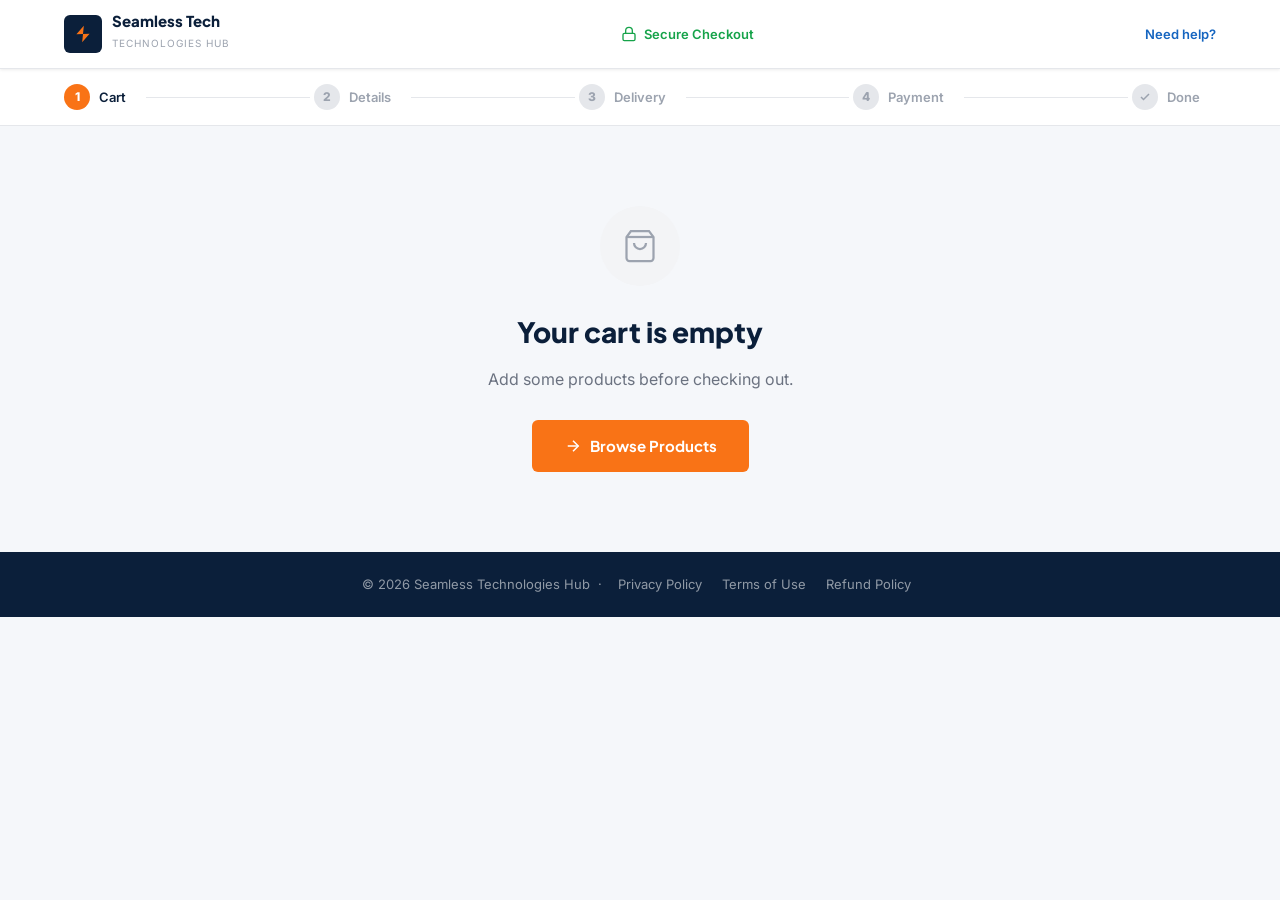
<file: checkout.html>
<!DOCTYPE html>
<html lang="en">
<head>
  <meta charset="UTF-8">
  <meta name="viewport" content="width=device-width, initial-scale=1.0">
  <link rel="icon" href="favicon.svg" type="image/svg+xml">
  <link rel="apple-touch-icon" href="favicon.svg">
  <meta property="og:type" content="website">
  <meta property="og:site_name" content="Seamless Technologies Hub">
  <meta property="og:title" content="Checkout — Seamless Technologies Hub">
  <meta property="og:description" content="Secure checkout at Seamless Technologies Hub. Pay with MTN MoMo, Telecel Cash, AirtelTigo Money, or debit/credit card.">
  <meta property="og:image" content="https://images.unsplash.com/photo-1519389950473-47ba0277781c?w=1200&h=630&fit=crop&q=80">
  <meta property="og:image:width" content="1200">
  <meta property="og:image:height" content="630">
  <meta property="og:url" content="https://www.seamlesstechhub.com/checkout">
  <meta name="twitter:card" content="summary_large_image">
  <meta name="twitter:image" content="https://images.unsplash.com/photo-1519389950473-47ba0277781c?w=1200&h=630&fit=crop&q=80">
  <title>Checkout — Seamless Technologies Hub</title>
  <meta name="description" content="Secure checkout — Seamless Technologies Hub Ghana">
  <link rel="preconnect" href="https://fonts.googleapis.com">
  <link rel="preconnect" href="https://fonts.gstatic.com" crossorigin>
  <link href="https://fonts.googleapis.com/css2?family=Plus+Jakarta+Sans:wght@400;500;600;700;800&family=Inter:wght@300;400;500;600&display=swap" rel="stylesheet">
  <style>
    :root {
      --navy:      #0B1F3A;
      --navy-mid:  #1A3A6B;
      --blue:      #1565C0;
      --blue-lt:   #E8F0FE;
      --orange:    #F97316;
      --orange-dk: #EA6508;
      --white:     #FFFFFF;
      --off-white: #F5F7FA;
      --gray-100:  #F3F4F6;
      --gray-200:  #E5E7EB;
      --gray-300:  #D1D5DB;
      --gray-400:  #9CA3AF;
      --gray-600:  #6B7280;
      --gray-900:  #111827;
      --green:     #16A34A;
      --green-lt:  #DCFCE7;
      --red:       #DC2626;
      --amber:     #F59E0B;
      --font-head: 'Plus Jakarta Sans', sans-serif;
      --font-body: 'Inter', sans-serif;
      --shadow-sm: 0 1px 3px rgba(0,0,0,0.08);
      --shadow-md: 0 4px 12px rgba(0,0,0,0.10);
      --shadow-lg: 0 8px 24px rgba(0,0,0,0.12);
      --shadow-xl: 0 16px 48px rgba(0,0,0,0.18);
      --r-sm: 6px; --r-md: 10px; --r-lg: 16px; --r-xl: 24px; --r-full: 9999px;
      --ease: 200ms ease;
    }
    *, *::before, *::after { box-sizing: border-box; margin: 0; padding: 0; }
    html { scroll-behavior: smooth; }
    body { font-family: var(--font-body); color: var(--gray-900); background: var(--off-white); line-height: 1.6; -webkit-font-smoothing: antialiased; }
    a { text-decoration: none; color: inherit; }
    img { display: block; max-width: 100%; }
    button { cursor: pointer; border: none; background: none; font-family: inherit; }
    input, select, textarea { font-family: inherit; }
    .hidden { display: none !important; }

    /* ═══════════════════════════════════════
       CHECKOUT HEADER
    ═══════════════════════════════════════ */
    .ck-header {
      background: var(--white);
      border-bottom: 1px solid var(--gray-200);
      position: sticky; top: 0; z-index: 200;
      box-shadow: var(--shadow-sm);
    }
    .ck-header-inner {
      max-width: 1200px; margin: 0 auto; padding: 0 24px;
      display: flex; align-items: center; justify-content: space-between;
      height: 68px;
    }
    .logo { display: flex; align-items: center; gap: 10px; }
    .logo-mark { width: 38px; height: 38px; background: var(--navy); border-radius: var(--r-sm); display: flex; align-items: center; justify-content: center; }
    .logo-mark svg { width: 20px; height: 20px; fill: var(--orange); }
    .logo-name strong { display: block; font-family: var(--font-head); font-size: 15px; font-weight: 800; color: var(--navy); line-height: 1.1; }
    .logo-name span   { font-size: 10px; color: var(--gray-400); letter-spacing: 1px; text-transform: uppercase; }
    .secure-badge { display: flex; align-items: center; gap: 7px; font-size: 13px; font-weight: 600; color: var(--green); }
    .secure-badge svg { width: 16px; height: 16px; stroke: var(--green); fill: none; stroke-width: 2; }
    .help-link { font-size: 13px; color: var(--blue); font-weight: 600; }
    .help-link:hover { text-decoration: underline; }

    /* ═══════════════════════════════════════
       PROGRESS BAR
    ═══════════════════════════════════════ */
    .progress-wrap { background: var(--white); border-bottom: 1px solid var(--gray-200); }
    .progress-inner {
      max-width: 1200px; margin: 0 auto; padding: 0 24px;
      display: flex; align-items: center;
    }
    .prog-step {
      display: flex; align-items: center; gap: 9px;
      padding: 15px 16px 15px 0;
      font-size: 13px; font-weight: 600; color: var(--gray-400);
      transition: color var(--ease); white-space: nowrap;
    }
    .prog-step.active { color: var(--navy); }
    .prog-step.done   { color: var(--green); }
    .prog-num {
      width: 26px; height: 26px; border-radius: 50%;
      display: flex; align-items: center; justify-content: center;
      font-size: 12px; font-weight: 800;
      background: var(--gray-200); color: var(--gray-400);
      flex-shrink: 0; transition: all var(--ease);
    }
    .prog-step.active .prog-num { background: var(--orange); color: var(--white); }
    .prog-step.done   .prog-num { background: var(--green);  color: var(--white); }
    .prog-divider { flex: 1; height: 1px; background: var(--gray-200); margin: 0 4px; min-width: 16px; }

    /* ═══════════════════════════════════════
       MAIN LAYOUT
    ═══════════════════════════════════════ */
    .ck-main {
      max-width: 1200px; margin: 0 auto;
      padding: 32px 24px 80px;
      display: grid; grid-template-columns: 1fr 380px;
      gap: 32px; align-items: start;
    }

    /* ═══════════════════════════════════════
       STEP PANELS
    ═══════════════════════════════════════ */
    .step-panel {
      background: var(--white);
      border-radius: var(--r-lg);
      border: 1px solid var(--gray-200);
      margin-bottom: 16px; overflow: hidden;
      transition: box-shadow var(--ease), border-color var(--ease);
    }
    .step-panel.active { box-shadow: var(--shadow-md); border-color: var(--gray-300); }
    .step-head {
      display: flex; align-items: center; justify-content: space-between;
      padding: 20px 24px;
    }
    .step-head-left { display: flex; align-items: center; gap: 14px; }
    .step-circle {
      width: 32px; height: 32px; border-radius: 50%;
      display: flex; align-items: center; justify-content: center;
      font-family: var(--font-head); font-size: 14px; font-weight: 800;
      background: var(--gray-200); color: var(--gray-400);
      flex-shrink: 0; transition: all 250ms ease;
    }
    .step-panel.active .step-circle { background: var(--orange); color: var(--white); }
    .step-panel.done  .step-circle { background: var(--green);  color: var(--white); }
    .step-title    { font-family: var(--font-head); font-size: 16px; font-weight: 700; color: var(--navy); }
    .step-subtitle { font-size: 13px; color: var(--gray-600); margin-top: 2px; }
    .step-edit {
      font-size: 13px; font-weight: 600; color: var(--blue);
      padding: 6px 12px; border-radius: var(--r-sm);
      transition: background var(--ease); cursor: pointer;
    }
    .step-edit:hover { background: var(--blue-lt); }
    .step-done-row {
      padding: 0 24px 16px; font-size: 13px; color: var(--gray-600);
      border-top: 1px solid var(--gray-100);
    }
    .step-body { padding: 0 24px 28px; border-top: 1px solid var(--gray-100); }

    /* Continue / Back */
    .step-next {
      width: 100%; background: var(--orange); color: var(--white);
      padding: 15px 24px; border-radius: var(--r-sm);
      font-family: var(--font-head); font-size: 16px; font-weight: 700;
      border: none; cursor: pointer; margin-top: 24px;
      display: flex; align-items: center; justify-content: center; gap: 10px;
      transition: all var(--ease);
    }
    .step-next:hover { background: var(--orange-dk); transform: translateY(-2px); box-shadow: 0 8px 24px rgba(249,115,22,0.30); }
    .step-next svg { width: 18px; height: 18px; stroke: currentColor; fill: none; flex-shrink: 0; }
    .step-back {
      display: flex; align-items: center; justify-content: center; gap: 6px;
      margin-top: 12px; font-size: 13px; font-weight: 600; color: var(--gray-600);
      cursor: pointer; transition: color var(--ease);
    }
    .step-back:hover { color: var(--navy); }
    .step-back svg { width: 14px; height: 14px; stroke: currentColor; fill: none; }

    /* ═══════════════════════════════════════
       STEP 1 — CART ITEMS
    ═══════════════════════════════════════ */
    .ck-items { display: flex; flex-direction: column; gap: 14px; padding-top: 20px; }
    .ck-item {
      display: flex; gap: 14px; align-items: center;
      padding: 14px; border-radius: var(--r-md);
      background: var(--gray-100); border: 1px solid var(--gray-200);
      transition: border-color var(--ease);
    }
    .ck-item:hover { border-color: var(--gray-300); }
    .ck-item-img { width: 70px; height: 70px; border-radius: var(--r-sm); object-fit: cover; flex-shrink: 0; background: var(--white); }
    .ck-item-info { flex: 1; min-width: 0; }
    .ck-item-brand { font-size: 10px; font-weight: 700; color: var(--blue); text-transform: uppercase; letter-spacing: 0.5px; margin-bottom: 3px; }
    .ck-item-name  { font-family: var(--font-head); font-size: 14px; font-weight: 700; color: var(--navy); line-height: 1.3; margin-bottom: 5px; }
    .ck-item-unit  { font-size: 13px; color: var(--gray-600); }
    .ck-item-right { display: flex; flex-direction: column; align-items: flex-end; gap: 10px; flex-shrink: 0; }
    .ck-item-total { font-family: var(--font-head); font-size: 15px; font-weight: 800; color: var(--navy); }
    .ck-qty {
      display: flex; align-items: center;
      border: 1.5px solid var(--gray-200); border-radius: var(--r-sm);
      overflow: hidden; background: var(--white);
    }
    .ck-qty-btn {
      width: 34px; height: 34px; display: flex; align-items: center; justify-content: center;
      font-size: 17px; color: var(--navy); background: var(--gray-100);
      border: none; cursor: pointer; transition: background var(--ease);
    }
    .ck-qty-btn:hover { background: var(--navy); color: var(--white); }
    .ck-qty-num {
      width: 38px; text-align: center; font-family: var(--font-head);
      font-size: 13px; font-weight: 700; color: var(--navy);
      background: var(--white); border: none; outline: none;
    }
    .ck-remove { font-size: 12px; color: var(--red); font-weight: 600; cursor: pointer; transition: opacity var(--ease); }
    .ck-remove:hover { opacity: 0.65; text-decoration: underline; }

    /* ═══════════════════════════════════════
       FORM FIELDS
    ═══════════════════════════════════════ */
    .form-grid { display: grid; grid-template-columns: 1fr 1fr; gap: 16px; padding-top: 20px; }
    .form-group { display: flex; flex-direction: column; gap: 6px; }
    .form-group.span2 { grid-column: 1 / -1; }
    .f-label { font-size: 12px; font-weight: 700; color: var(--navy); text-transform: uppercase; letter-spacing: 0.5px; }
    .f-input {
      padding: 12px 16px; border: 1.5px solid var(--gray-200); border-radius: var(--r-sm);
      font-size: 15px; color: var(--gray-900); background: var(--white);
      outline: none; transition: all var(--ease);
    }
    .f-input:focus { border-color: var(--blue); box-shadow: 0 0 0 3px var(--blue-lt); }
    .f-input.err   { border-color: var(--red); box-shadow: 0 0 0 3px rgba(220,38,38,0.10); }
    .f-input::placeholder { color: var(--gray-400); }
    .f-err { font-size: 12px; color: var(--red); font-weight: 500; display: none; }
    .f-err.show { display: block; }

    /* ═══════════════════════════════════════
       DELIVERY OPTIONS
    ═══════════════════════════════════════ */
    .del-opts { display: flex; flex-direction: column; gap: 12px; padding-top: 20px; }
    .del-opt {
      border: 2px solid var(--gray-200); border-radius: var(--r-md);
      padding: 16px 18px; cursor: pointer;
      display: flex; align-items: flex-start; gap: 14px;
      transition: all var(--ease);
    }
    .del-opt:hover   { border-color: var(--orange); background: rgba(249,115,22,0.02); }
    .del-opt.sel     { border-color: var(--orange); background: rgba(249,115,22,0.04); }
    .radio-ring {
      width: 20px; height: 20px; border-radius: 50%;
      border: 2px solid var(--gray-300); flex-shrink: 0; margin-top: 2px;
      display: flex; align-items: center; justify-content: center;
      transition: all var(--ease);
    }
    .del-opt.sel .radio-ring { border-color: var(--orange); background: var(--orange); }
    .radio-dot { width: 8px; height: 8px; border-radius: 50%; background: var(--white); opacity: 0; transition: opacity var(--ease); }
    .del-opt.sel .radio-dot { opacity: 1; }
    .del-info { flex: 1; }
    .del-name { font-family: var(--font-head); font-size: 15px; font-weight: 700; color: var(--navy); margin-bottom: 3px; }
    .del-desc { font-size: 13px; color: var(--gray-600); }
    .del-price { font-family: var(--font-head); font-size: 15px; font-weight: 700; color: var(--navy); flex-shrink: 0; }
    .del-price.free { color: var(--green); }

    .addr-section { margin-top: 24px; padding-top: 20px; border-top: 1px solid var(--gray-200); }
    .section-head { font-family: var(--font-head); font-size: 14px; font-weight: 700; color: var(--navy); margin-bottom: 16px; }

    /* ═══════════════════════════════════════
       PAYMENT OPTIONS
    ═══════════════════════════════════════ */
    .pay-opts { display: flex; flex-direction: column; gap: 12px; padding-top: 20px; }
    .pay-opt {
      border: 2px solid var(--gray-200); border-radius: var(--r-md);
      overflow: hidden; cursor: pointer; transition: border-color var(--ease);
    }
    .pay-opt:hover { border-color: var(--orange); }
    .pay-opt.sel   { border-color: var(--orange); }
    .pay-head {
      display: flex; align-items: center; gap: 14px;
      padding: 15px 18px;
    }
    .pay-icon {
      width: 44px; height: 44px; border-radius: var(--r-sm);
      display: flex; align-items: center; justify-content: center;
      flex-shrink: 0;
    }
    .pay-icon.momo    { background: #FFF7E6; }
    .pay-icon.telecel { background: #FEF2F2; }
    .pay-icon.airtel  { background: #FEF9C3; }
    .pay-icon.card    { background: var(--blue-lt); }
    .pay-icon.bank    { background: var(--green-lt); }
    .pay-icon svg { width: 22px; height: 22px; }
    .pay-icon span { font-family: var(--font-head); font-size: 10px; font-weight: 900; }
    .pay-name { font-family: var(--font-head); font-size: 15px; font-weight: 700; color: var(--navy); }
    .pay-desc { font-size: 13px; color: var(--gray-600); }
    .pay-body {
      padding: 0 18px 18px;
      border-top: 1px solid var(--gray-100);
      background: rgba(249,115,22,0.02);
    }
    .pay-field { padding-top: 16px; }
    .hint-box {
      display: flex; gap: 10px; align-items: flex-start;
      border-radius: var(--r-sm); padding: 12px 14px;
      font-size: 13px; margin-top: 12px; line-height: 1.5;
    }
    .hint-box svg { width: 16px; height: 16px; flex-shrink: 0; stroke-width: 2; margin-top: 1px; }
    .hint-momo    { background: #FFF7E6; border: 1px solid #FDE68A; color: #92400E; }
    .hint-momo svg { stroke: #F59E0B; fill: none; }
    .hint-telecel { background: #FEF2F2; border: 1px solid #FECACA; color: #991B1B; }
    .hint-telecel svg { stroke: #DC2626; fill: none; }
    .hint-airtel  { background: #FEF9C3; border: 1px solid #FDE68A; color: #713F12; }
    .hint-airtel svg { stroke: #CA8A04; fill: none; }
    .hint-bank    { background: var(--green-lt); border: 1px solid rgba(22,163,74,0.2); color: #166534; }
    .hint-bank svg { stroke: var(--green); fill: none; }

    /* Card visual */
    .card-visual {
      background: linear-gradient(135deg, var(--navy) 0%, #1A3A6B 100%);
      border-radius: var(--r-xl); padding: 22px 24px;
      margin: 16px 0; position: relative; overflow: hidden; min-height: 158px;
    }
    .card-visual::before, .card-visual::after {
      content: ''; position: absolute; border-radius: 50%;
      background: rgba(255,255,255,0.05);
    }
    .card-visual::before { width: 160px; height: 160px; top: -50px; right: -30px; }
    .card-visual::after  { width: 200px; height: 200px; bottom: -80px; right: 30px; }
    .card-top    { display: flex; justify-content: space-between; align-items: center; margin-bottom: 24px; position: relative; }
    .card-chip   { width: 34px; height: 26px; background: linear-gradient(135deg, #D4AF37, #F5D060); border-radius: 4px; }
    .card-brand  { font-family: var(--font-head); font-size: 13px; font-weight: 800; color: var(--orange); letter-spacing: 1px; position: relative; }
    .card-num    { font-family: 'Courier New', monospace; font-size: 19px; font-weight: 700; color: rgba(255,255,255,0.9); letter-spacing: 3px; margin-bottom: 20px; position: relative; }
    .card-bot    { display: flex; justify-content: space-between; align-items: flex-end; position: relative; }
    .card-lbl    { font-size: 10px; text-transform: uppercase; letter-spacing: 1px; color: rgba(255,255,255,0.5); margin-bottom: 3px; }
    .card-val    { font-size: 13px; font-weight: 600; color: rgba(255,255,255,0.9); }

    /* Bank info */
    .bank-info { background: var(--green-lt); border: 1px solid rgba(22,163,74,0.2); border-radius: var(--r-md); padding: 16px; margin-top: 16px; }
    .bank-info h4 { font-family: var(--font-head); font-size: 14px; font-weight: 700; color: var(--green); margin-bottom: 12px; display: flex; align-items: center; gap: 8px; }
    .bank-info h4 svg { width: 15px; height: 15px; stroke: var(--green); fill: none; stroke-width: 2; }
    .bank-row { display: flex; justify-content: space-between; align-items: center; padding: 8px 0; border-bottom: 1px solid rgba(22,163,74,0.15); font-size: 13px; }
    .bank-row:last-child { border-bottom: none; }
    .bank-k { color: var(--gray-600); }
    .bank-v { font-weight: 700; color: var(--gray-900); }

    /* ═══════════════════════════════════════
       PLACE ORDER
    ═══════════════════════════════════════ */
    .place-order-wrap { padding-top: 24px; border-top: 1px solid var(--gray-200); margin-top: 24px; }
    .place-btn {
      width: 100%; background: var(--green); color: var(--white);
      padding: 18px 24px; border-radius: var(--r-sm);
      font-family: var(--font-head); font-size: 17px; font-weight: 800;
      border: none; cursor: pointer;
      display: flex; align-items: center; justify-content: center; gap: 12px;
      transition: all var(--ease);
    }
    .place-btn:hover { background: #15803D; transform: translateY(-2px); box-shadow: 0 8px 24px rgba(22,163,74,0.35); }
    .place-btn svg { width: 20px; height: 20px; stroke: currentColor; fill: none; stroke-width: 2.5; }
    .order-terms { font-size: 12px; color: var(--gray-600); text-align: center; margin-top: 12px; line-height: 1.6; }
    .order-terms a { color: var(--blue); }
    .order-terms a:hover { text-decoration: underline; }

    /* ═══════════════════════════════════════
       ORDER SUMMARY SIDEBAR
    ═══════════════════════════════════════ */
    .sum-col { position: sticky; top: 88px; }
    .sum-card { background: var(--white); border-radius: var(--r-lg); border: 1px solid var(--gray-200); overflow: hidden; box-shadow: var(--shadow-sm); }
    .sum-head { padding: 18px 24px; background: var(--navy); color: var(--white); font-family: var(--font-head); font-size: 15px; font-weight: 700; }
    .sum-head span { color: var(--orange); }
    .sum-items { padding: 16px 20px; display: flex; flex-direction: column; gap: 14px; max-height: 260px; overflow-y: auto; }
    .sum-item { display: flex; gap: 12px; align-items: center; }
    .sum-thumb-wrap { position: relative; flex-shrink: 0; }
    .sum-thumb { width: 50px; height: 50px; border-radius: var(--r-sm); object-fit: cover; border: 1px solid var(--gray-200); }
    .sum-qty-badge {
      position: absolute; top: -6px; right: -6px;
      width: 19px; height: 19px; background: var(--navy); color: var(--white);
      font-size: 10px; font-weight: 800; border-radius: 50%;
      display: flex; align-items: center; justify-content: center;
    }
    .sum-name  { flex: 1; font-size: 13px; font-weight: 600; color: var(--navy); line-height: 1.35; }
    .sum-price { font-family: var(--font-head); font-size: 14px; font-weight: 700; color: var(--navy); flex-shrink: 0; }

    /* Promo code */
    .promo-wrap { padding: 12px 20px; border-top: 1px solid var(--gray-200); }
    .promo-toggle { font-size: 13px; font-weight: 600; color: var(--blue); cursor: pointer; display: flex; align-items: center; gap: 6px; }
    .promo-toggle:hover { text-decoration: underline; }
    .promo-toggle svg { width: 14px; height: 14px; stroke: currentColor; fill: none; transition: transform var(--ease); }
    .promo-toggle.open svg { transform: rotate(180deg); }
    .promo-field { display: flex; gap: 8px; margin-top: 10px; }
    .promo-input { flex: 1; padding: 10px 14px; border: 1.5px solid var(--gray-200); border-radius: var(--r-sm); font-size: 14px; outline: none; transition: border-color var(--ease); }
    .promo-input:focus { border-color: var(--blue); }
    .promo-apply { background: var(--navy); color: var(--white); padding: 10px 16px; border-radius: var(--r-sm); font-size: 13px; font-weight: 700; font-family: var(--font-head); cursor: pointer; border: none; transition: background var(--ease); white-space: nowrap; }
    .promo-apply:hover { background: var(--navy-mid); }

    .sum-totals { padding: 14px 20px; display: flex; flex-direction: column; gap: 10px; border-top: 1px solid var(--gray-200); }
    .tot-row { display: flex; justify-content: space-between; align-items: center; font-size: 14px; color: var(--gray-600); }
    .tot-row strong { color: var(--navy); }
    .tot-row.savings strong { color: var(--green); }
    .tot-row.savings span  { color: var(--green); }
    .tot-final {
      display: flex; justify-content: space-between; align-items: center;
      padding: 15px 20px; background: var(--off-white);
      border-top: 2px solid var(--gray-200);
    }
    .tot-lbl    { font-family: var(--font-head); font-size: 16px; font-weight: 700; color: var(--navy); }
    .tot-amount { font-family: var(--font-head); font-size: 24px; font-weight: 800; color: var(--orange); }
    .sum-trust  { padding: 14px 20px; border-top: 1px solid var(--gray-200); display: flex; flex-direction: column; gap: 9px; }
    .trust-row  { display: flex; align-items: center; gap: 9px; font-size: 12px; color: var(--gray-600); }
    .trust-row svg { width: 15px; height: 15px; flex-shrink: 0; stroke: var(--green); fill: none; stroke-width: 2; }

    /* ═══════════════════════════════════════
       EMPTY CART STATE
    ═══════════════════════════════════════ */
    .empty-state { max-width: 480px; margin: 80px auto; text-align: center; padding: 0 24px; }
    .empty-icon { width: 80px; height: 80px; background: var(--gray-100); border-radius: 50%; display: flex; align-items: center; justify-content: center; margin: 0 auto 24px; }
    .empty-icon svg { width: 36px; height: 36px; stroke: var(--gray-400); fill: none; stroke-width: 1.5; }
    .empty-state h2 { font-family: var(--font-head); font-size: 28px; font-weight: 800; color: var(--navy); margin-bottom: 12px; }
    .empty-state p  { font-size: 16px; color: var(--gray-600); margin-bottom: 28px; }
    .btn-shop {
      display: inline-flex; align-items: center; gap: 8px;
      background: var(--orange); color: var(--white);
      padding: 14px 32px; border-radius: var(--r-sm);
      font-family: var(--font-head); font-size: 15px; font-weight: 700;
      transition: all var(--ease);
    }
    .btn-shop:hover { background: var(--orange-dk); transform: translateY(-2px); box-shadow: 0 8px 24px rgba(249,115,22,0.30); }
    .btn-shop svg { width: 18px; height: 18px; stroke: currentColor; fill: none; }

    /* ═══════════════════════════════════════
       SUCCESS OVERLAY
    ═══════════════════════════════════════ */
    .success-overlay {
      position: fixed; inset: 0;
      background: rgba(11,31,58,0.72);
      z-index: 1000; display: flex; align-items: center; justify-content: center;
      padding: 24px; opacity: 0; pointer-events: none;
      transition: opacity 400ms ease;
    }
    .success-overlay.show { opacity: 1; pointer-events: all; }
    .success-card {
      background: var(--white); border-radius: var(--r-xl);
      padding: 48px 40px; max-width: 520px; width: 100%;
      text-align: center; box-shadow: var(--shadow-xl);
      transform: scale(0.9) translateY(20px);
      transition: transform 450ms cubic-bezier(0.34,1.56,0.64,1);
      max-height: 90vh; overflow-y: auto;
    }
    .success-overlay.show .success-card { transform: scale(1) translateY(0); }
    .suc-check {
      width: 80px; height: 80px; background: var(--green-lt); border-radius: 50%;
      display: flex; align-items: center; justify-content: center;
      margin: 0 auto 22px;
    }
    .suc-check svg { width: 40px; height: 40px; stroke: var(--green); fill: none; stroke-width: 2.5; }
    .success-card h2 { font-family: var(--font-head); font-size: 26px; font-weight: 800; color: var(--navy); margin-bottom: 6px; }
    .suc-order-num  { font-family: var(--font-head); font-size: 18px; font-weight: 700; color: var(--orange); margin-bottom: 14px; }
    .suc-intro { font-size: 15px; color: var(--gray-600); line-height: 1.65; margin-bottom: 24px; }
    .suc-items { text-align: left; background: var(--off-white); border-radius: var(--r-md); padding: 14px 16px; margin-bottom: 16px; display: flex; flex-direction: column; gap: 10px; }
    .suc-item  { display: flex; align-items: center; gap: 12px; }
    .suc-item img { width: 44px; height: 44px; border-radius: var(--r-sm); object-fit: cover; flex-shrink: 0; }
    .suc-item-name  { flex: 1; font-size: 13px; font-weight: 600; color: var(--navy); line-height: 1.3; }
    .suc-item-price { font-size: 13px; font-weight: 700; color: var(--gray-600); flex-shrink: 0; }
    .suc-total { display: flex; justify-content: space-between; align-items: center; background: var(--navy); color: var(--white); padding: 13px 16px; border-radius: var(--r-sm); margin-bottom: 8px; }
    .suc-total span   { font-size: 14px; font-weight: 600; opacity: 0.8; }
    .suc-total strong { font-family: var(--font-head); font-size: 20px; font-weight: 800; color: var(--orange); }
    .suc-note { font-size: 13px; color: var(--gray-600); margin-bottom: 24px; line-height: 1.55; }
    .btn-continue {
      width: 100%; background: var(--navy); color: var(--white);
      padding: 15px; border-radius: var(--r-sm);
      font-family: var(--font-head); font-size: 16px; font-weight: 700;
      cursor: pointer; border: none; transition: background var(--ease);
      display: flex; align-items: center; justify-content: center; gap: 8px;
    }
    .btn-continue:hover { background: var(--navy-mid); }
    .btn-continue svg { width: 18px; height: 18px; stroke: currentColor; fill: none; }

    /* ═══════════════════════════════════════
       FOOTER
    ═══════════════════════════════════════ */
    .ck-footer { background: var(--navy); color: rgba(255,255,255,0.55); text-align: center; padding: 22px 24px; font-size: 13px; }
    .ck-footer a { color: rgba(255,255,255,0.55); margin: 0 8px; transition: color var(--ease); }
    .ck-footer a:hover { color: var(--white); text-decoration: underline; }

    /* ═══════════════════════════════════════
       RESPONSIVE
    ═══════════════════════════════════════ */
    @media (max-width: 900px) {
      .ck-main { grid-template-columns: 1fr; gap: 24px; padding: 24px 16px 60px; }
      .sum-col { position: static; order: -1; }
      .sum-items { max-height: 200px; }
    }
    @media (max-width: 640px) {
      .prog-step span { display: none; }
      .prog-step { padding: 14px 8px 14px 0; }
      .form-grid { grid-template-columns: 1fr; }
      .form-group.span2 { grid-column: 1; }
      .card-visual { padding: 18px; }
      .card-num { font-size: 15px; letter-spacing: 2px; }
      .success-card { padding: 28px 20px; }
      .ck-header-inner .help-link { display: none; }
    }
  </style>
<link rel="stylesheet" href="animations.css">
</head>
<body>

<!-- HEADER -->
<header class="ck-header">
  <div class="ck-header-inner">
    <a href="index.html" class="logo">
      <div class="logo-mark">
        <svg viewBox="0 0 24 24"><path d="M13 2L4.09 12.26 12 12l-1 10 8.91-10.26L12 12z"/></svg>
      </div>
      <div class="logo-name">
        <strong>Seamless Tech</strong>
        <span>Technologies Hub</span>
      </div>
    </a>
    <div class="secure-badge">
      <svg viewBox="0 0 24 24"><rect x="3" y="11" width="18" height="11" rx="2"/><path d="M7 11V7a5 5 0 0 1 10 0v4"/></svg>
      Secure Checkout
    </div>
    <a href="tel:+233244094311" class="help-link">Need help?</a>
  </div>
</header>

<!-- PROGRESS -->
<div class="progress-wrap">
  <div class="progress-inner">
    <div class="prog-step active" id="prog1"><div class="prog-num">1</div><span>Cart</span></div>
    <div class="prog-divider"></div>
    <div class="prog-step" id="prog2"><div class="prog-num">2</div><span>Details</span></div>
    <div class="prog-divider"></div>
    <div class="prog-step" id="prog3"><div class="prog-num">3</div><span>Delivery</span></div>
    <div class="prog-divider"></div>
    <div class="prog-step" id="prog4"><div class="prog-num">4</div><span>Payment</span></div>
    <div class="prog-divider"></div>
    <div class="prog-step" id="prog5">
      <div class="prog-num"><svg viewBox="0 0 24 24" stroke="currentColor" stroke-width="3" fill="none" width="12" height="12"><polyline points="20 6 9 17 4 12"/></svg></div>
      <span>Done</span>
    </div>
  </div>
</div>

<!-- EMPTY STATE -->
<div class="empty-state hidden" id="emptyState">
  <div class="empty-icon">
    <svg viewBox="0 0 24 24"><path d="M6 2L3 6v14a2 2 0 0 0 2 2h14a2 2 0 0 0 2-2V6l-3-4z"/><line x1="3" y1="6" x2="21" y2="6"/><path d="M16 10a4 4 0 0 1-8 0"/></svg>
  </div>
  <h2>Your cart is empty</h2>
  <p>Add some products before checking out.</p>
  <a href="shop.html" class="btn-shop">
    <svg viewBox="0 0 24 24" stroke-width="2"><line x1="19" y1="12" x2="5" y2="12"/><polyline points="12 5 19 12 12 19"/></svg>
    Browse Products
  </a>
</div>

<!-- CHECKOUT BODY -->
<div id="ckBody">
  <div class="ck-main">

    <!-- LEFT: STEPS -->
    <div>

      <!-- STEP 1 — CART -->
      <div class="step-panel active" id="s1">
        <div class="step-head">
          <div class="step-head-left">
            <div class="step-circle" id="sc1">1</div>
            <div>
              <div class="step-title">Your Cart</div>
              <div class="step-subtitle" id="s1sub">Review your items</div>
            </div>
          </div>
        </div>
        <div class="step-body" id="s1body">
          <div class="ck-items" id="ckItems"></div>
          <button class="step-next" onclick="goStep(2)">
            Continue to Details
            <svg viewBox="0 0 24 24" stroke-width="2"><line x1="5" y1="12" x2="19" y2="12"/><polyline points="12 5 19 12 12 19"/></svg>
          </button>
        </div>
      </div>

      <!-- STEP 2 — DETAILS -->
      <div class="step-panel" id="s2">
        <div class="step-head">
          <div class="step-head-left">
            <div class="step-circle" id="sc2">2</div>
            <div>
              <div class="step-title">Your Details</div>
              <div class="step-subtitle">Contact information</div>
            </div>
          </div>
          <button class="step-edit hidden" id="se2" onclick="goStep(2)">Edit</button>
        </div>
        <div class="step-done-row hidden" id="sd2"></div>
        <div class="step-body hidden" id="s2body">
          <div class="form-grid">
            <div class="form-group">
              <label class="f-label">First Name *</label>
              <input class="f-input" id="fFirst" type="text" placeholder="e.g. Kwame">
              <span class="f-err" id="eFirst">First name is required</span>
            </div>
            <div class="form-group">
              <label class="f-label">Last Name *</label>
              <input class="f-input" id="fLast" type="text" placeholder="e.g. Asante">
              <span class="f-err" id="eLast">Last name is required</span>
            </div>
            <div class="form-group">
              <label class="f-label">Email Address *</label>
              <input class="f-input" id="fEmail" type="email" placeholder="you@example.com">
              <span class="f-err" id="eEmail">Valid email is required</span>
            </div>
            <div class="form-group">
              <label class="f-label">Phone Number *</label>
              <input class="f-input" id="fPhone" type="tel" placeholder="024 XXX XXXX">
              <span class="f-err" id="ePhone">Valid Ghana number required</span>
            </div>
          </div>
          <button class="step-next" onclick="valStep2()">
            Continue to Delivery
            <svg viewBox="0 0 24 24" stroke-width="2"><line x1="5" y1="12" x2="19" y2="12"/><polyline points="12 5 19 12 12 19"/></svg>
          </button>
          <div class="step-back" onclick="goStep(1)">
            <svg viewBox="0 0 24 24" stroke-width="2"><line x1="19" y1="12" x2="5" y2="12"/><polyline points="12 19 5 12 12 5"/></svg>
            Back to Cart
          </div>
        </div>
      </div>

      <!-- STEP 3 — DELIVERY -->
      <div class="step-panel" id="s3">
        <div class="step-head">
          <div class="step-head-left">
            <div class="step-circle" id="sc3">3</div>
            <div>
              <div class="step-title">Delivery</div>
              <div class="step-subtitle">Choose how to receive your order</div>
            </div>
          </div>
          <button class="step-edit hidden" id="se3" onclick="goStep(3)">Edit</button>
        </div>
        <div class="step-done-row hidden" id="sd3"></div>
        <div class="step-body hidden" id="s3body">
          <div class="del-opts">
            <div class="del-opt sel" id="dOpt0" onclick="selDel(0,this)">
              <div class="radio-ring"><div class="radio-dot"></div></div>
              <div class="del-info">
                <div class="del-name">Standard Delivery</div>
                <div class="del-desc">3–5 business days · All regions in Ghana</div>
              </div>
              <span class="del-price free">Free</span>
            </div>
            <div class="del-opt" id="dOpt1" onclick="selDel(50,this)">
              <div class="radio-ring"><div class="radio-dot"></div></div>
              <div class="del-info">
                <div class="del-name">Express / Same-Day</div>
                <div class="del-desc">Delivered today if ordered before 2 PM · Accra only</div>
              </div>
              <span class="del-price">GH₵ 50</span>
            </div>
            <div class="del-opt" id="dOpt2" onclick="selDel(0,this,true)">
              <div class="radio-ring"><div class="radio-dot"></div></div>
              <div class="del-info">
                <div class="del-name">Store Pickup</div>
                <div class="del-desc">Ready within 2 hours · Accra, Ghana</div>
              </div>
              <span class="del-price free">Free</span>
            </div>
          </div>

          <!-- Address -->
          <div class="addr-section" id="addrSection">
            <div class="section-head">Delivery Address</div>
            <div class="form-grid">
              <div class="form-group span2">
                <label class="f-label">Street Address *</label>
                <input class="f-input" id="fAddr" type="text" placeholder="e.g. 14 Ring Road East, East Legon">
                <span class="f-err" id="eAddr">Street address is required</span>
              </div>
              <div class="form-group">
                <label class="f-label">City / Town *</label>
                <input class="f-input" id="fCity" type="text" placeholder="e.g. Accra">
                <span class="f-err" id="eCity">City is required</span>
              </div>
              <div class="form-group">
                <label class="f-label">Region</label>
                <select class="f-input" id="fRegion">
                  <option value="Greater Accra">Greater Accra</option>
                  <option value="Ashanti">Ashanti</option>
                  <option value="Western">Western</option>
                  <option value="Central">Central</option>
                  <option value="Eastern">Eastern</option>
                  <option value="Volta">Volta</option>
                  <option value="Northern">Northern</option>
                  <option value="Upper East">Upper East</option>
                  <option value="Upper West">Upper West</option>
                  <option value="Brong-Ahafo">Brong-Ahafo</option>
                </select>
              </div>
              <div class="form-group span2">
                <label class="f-label">Delivery Notes (optional)</label>
                <input class="f-input" id="fNotes" type="text" placeholder="e.g. Landmark, gate color, nearest junction…">
              </div>
            </div>
          </div>

          <button class="step-next" onclick="valStep3()">
            Continue to Payment
            <svg viewBox="0 0 24 24" stroke-width="2"><line x1="5" y1="12" x2="19" y2="12"/><polyline points="12 5 19 12 12 19"/></svg>
          </button>
          <div class="step-back" onclick="goStep(2)">
            <svg viewBox="0 0 24 24" stroke-width="2"><line x1="19" y1="12" x2="5" y2="12"/><polyline points="12 19 5 12 12 5"/></svg>
            Back to Details
          </div>
        </div>
      </div>

      <!-- STEP 4 — PAYMENT -->
      <div class="step-panel" id="s4">
        <div class="step-head">
          <div class="step-head-left">
            <div class="step-circle" id="sc4">4</div>
            <div>
              <div class="step-title">Payment</div>
              <div class="step-subtitle">Choose your payment method</div>
            </div>
          </div>
        </div>
        <div class="step-body hidden" id="s4body">
          <div class="pay-opts">

            <!-- MTN MoMo -->
            <div class="pay-opt" id="pMomo" onclick="selPay('momo')">
              <div class="pay-head">
                <div class="radio-ring"><div class="radio-dot"></div></div>
                <div class="pay-icon momo">
                  <svg viewBox="0 0 44 28" fill="none"><rect width="44" height="28" rx="4" fill="#FFF7E6"/><text x="3" y="19" font-family="'Plus Jakarta Sans',sans-serif" font-weight="900" font-size="10" fill="#F59E0B">MTN</text><text x="25" y="19" font-family="'Plus Jakarta Sans',sans-serif" font-weight="800" font-size="8" fill="#F97316">MoMo</text></svg>
                </div>
                <div>
                  <div class="pay-name">MTN Mobile Money</div>
                  <div class="pay-desc">Pay instantly from your MTN MoMo wallet</div>
                </div>
              </div>
              <div class="pay-body hidden" id="pbMomo">
                <div class="pay-field">
                  <div class="form-group">
                    <label class="f-label">MTN MoMo Number *</label>
                    <input class="f-input" id="fMomo" type="tel" placeholder="024 XXX XXXX">
                    <span class="f-err" id="eMomo">Enter a valid MTN number (024/054/055/059)</span>
                  </div>
                  <div class="hint-box hint-momo">
                    <svg viewBox="0 0 24 24"><circle cx="12" cy="12" r="10"/><line x1="12" y1="8" x2="12" y2="12"/><line x1="12" y1="16" x2="12.01" y2="16"/></svg>
                    After placing your order, you'll receive a prompt on your phone to authorize payment. Enter your MoMo PIN to confirm.
                  </div>
                </div>
              </div>
            </div>

            <!-- Telecel Cash -->
            <div class="pay-opt" id="pTelecel" onclick="selPay('telecel')">
              <div class="pay-head">
                <div class="radio-ring"><div class="radio-dot"></div></div>
                <div class="pay-icon telecel">
                  <svg viewBox="0 0 44 28" fill="none"><rect width="44" height="28" rx="4" fill="#FEF2F2"/><text x="2" y="19" font-family="'Plus Jakarta Sans',sans-serif" font-weight="900" font-size="8" fill="#DC2626">TELECEL</text><text x="2" y="26" font-family="'Plus Jakarta Sans',sans-serif" font-weight="700" font-size="7" fill="#F97316">CASH</text></svg>
                </div>
                <div>
                  <div class="pay-name">Telecel Cash</div>
                  <div class="pay-desc">Pay from your Telecel Cash wallet</div>
                </div>
              </div>
              <div class="pay-body hidden" id="pbTelecel">
                <div class="pay-field">
                  <div class="form-group">
                    <label class="f-label">Telecel Number *</label>
                    <input class="f-input" id="fTelecel" type="tel" placeholder="020 XXX XXXX">
                    <span class="f-err" id="eTelecel">Enter a valid Telecel number (020/050)</span>
                  </div>
                  <div class="hint-box hint-telecel">
                    <svg viewBox="0 0 24 24"><circle cx="12" cy="12" r="10"/><line x1="12" y1="8" x2="12" y2="12"/><line x1="12" y1="16" x2="12.01" y2="16"/></svg>
                    You'll receive a Telecel Cash prompt to confirm payment. Enter your PIN to authorize.
                  </div>
                </div>
              </div>
            </div>

            <!-- AirtelTigo -->
            <div class="pay-opt" id="pAirtel" onclick="selPay('airtel')">
              <div class="pay-head">
                <div class="radio-ring"><div class="radio-dot"></div></div>
                <div class="pay-icon airtel">
                  <svg viewBox="0 0 44 28" fill="none"><rect width="44" height="28" rx="4" fill="#FEF9C3"/><text x="2" y="19" font-family="'Plus Jakarta Sans',sans-serif" font-weight="900" font-size="8" fill="#CA8A04">AIRTEL</text><text x="2" y="26" font-family="'Plus Jakarta Sans',sans-serif" font-weight="700" font-size="7" fill="#F97316">TIGO</text></svg>
                </div>
                <div>
                  <div class="pay-name">AirtelTigo Money</div>
                  <div class="pay-desc">Pay from your AirtelTigo Money wallet</div>
                </div>
              </div>
              <div class="pay-body hidden" id="pbAirtel">
                <div class="pay-field">
                  <div class="form-group">
                    <label class="f-label">AirtelTigo Number *</label>
                    <input class="f-input" id="fAirtel" type="tel" placeholder="027 XXX XXXX">
                    <span class="f-err" id="eAirtel">Enter a valid AirtelTigo number (027/057/026/056)</span>
                  </div>
                  <div class="hint-box hint-airtel">
                    <svg viewBox="0 0 24 24"><circle cx="12" cy="12" r="10"/><line x1="12" y1="8" x2="12" y2="12"/><line x1="12" y1="16" x2="12.01" y2="16"/></svg>
                    You'll receive an AirtelTigo Money prompt to confirm payment. Enter your PIN to authorize.
                  </div>
                </div>
              </div>
            </div>

            <!-- Card -->
            <div class="pay-opt" id="pCard" onclick="selPay('card')">
              <div class="pay-head">
                <div class="radio-ring"><div class="radio-dot"></div></div>
                <div class="pay-icon card">
                  <svg viewBox="0 0 24 24" stroke-width="2" stroke="var(--blue)" fill="none"><rect x="1" y="4" width="22" height="16" rx="2"/><line x1="1" y1="10" x2="23" y2="10"/></svg>
                </div>
                <div>
                  <div class="pay-name">Debit / Credit Card</div>
                  <div class="pay-desc">Visa, Mastercard, Verve — all cards accepted</div>
                </div>
              </div>
              <div class="pay-body hidden" id="pbCard">
                <div class="card-visual">
                  <div class="card-top">
                    <div class="card-chip"></div>
                    <div class="card-brand" id="cBrand">CARD</div>
                  </div>
                  <div class="card-num" id="cNum">•••• •••• •••• ••••</div>
                  <div class="card-bot">
                    <div><div class="card-lbl">Card Holder</div><div class="card-val" id="cName">YOUR NAME</div></div>
                    <div><div class="card-lbl">Expires</div><div class="card-val" id="cExp">MM/YY</div></div>
                  </div>
                </div>
                <div class="form-grid">
                  <div class="form-group span2">
                    <label class="f-label">Card Number *</label>
                    <input class="f-input" id="fCardNum" type="text" placeholder="1234 5678 9012 3456" maxlength="19" oninput="fmtCardNum(this)">
                    <span class="f-err" id="eCardNum">Enter a valid 16-digit card number</span>
                  </div>
                  <div class="form-group span2">
                    <label class="f-label">Name on Card *</label>
                    <input class="f-input" id="fCardName" type="text" placeholder="As printed on card" oninput="document.getElementById('cName').textContent=this.value.toUpperCase()||'YOUR NAME'">
                    <span class="f-err" id="eCardName">Cardholder name is required</span>
                  </div>
                  <div class="form-group">
                    <label class="f-label">Expiry Date *</label>
                    <input class="f-input" id="fCardExp" type="text" placeholder="MM/YY" maxlength="5" oninput="fmtExpiry(this)">
                    <span class="f-err" id="eCardExp">Enter valid expiry (MM/YY)</span>
                  </div>
                  <div class="form-group">
                    <label class="f-label">CVV *</label>
                    <input class="f-input" id="fCardCvv" type="text" placeholder="123" maxlength="4" oninput="this.value=this.value.replace(/\D/g,'')">
                    <span class="f-err" id="eCardCvv">Enter CVV</span>
                  </div>
                </div>
              </div>
            </div>

            <!-- Bank Transfer -->
            <div class="pay-opt" id="pBank" onclick="selPay('bank')">
              <div class="pay-head">
                <div class="radio-ring"><div class="radio-dot"></div></div>
                <div class="pay-icon bank">
                  <svg viewBox="0 0 24 24" stroke-width="2" stroke="var(--green)" fill="none"><line x1="3" y1="22" x2="21" y2="22"/><line x1="6" y1="18" x2="6" y2="11"/><line x1="10" y1="18" x2="10" y2="11"/><line x1="14" y1="18" x2="14" y2="11"/><line x1="18" y1="18" x2="18" y2="11"/><polygon points="12 2 20 7 4 7"/></svg>
                </div>
                <div>
                  <div class="pay-name">Bank Transfer</div>
                  <div class="pay-desc">Transfer directly to our business account</div>
                </div>
              </div>
              <div class="pay-body hidden" id="pbBank">
                <div class="bank-info">
                  <h4>
                    <svg viewBox="0 0 24 24"><path d="M22 11.08V12a10 10 0 1 1-5.93-9.14"/><polyline points="22 4 12 14.01 9 11.01"/></svg>
                    Bank Account Details
                  </h4>
                  <div class="bank-row"><span class="bank-k">Bank Name</span><span class="bank-v">GCB Bank Ghana</span></div>
                  <div class="bank-row"><span class="bank-k">Account Name</span><span class="bank-v">Seamless Technologies Hub</span></div>
                  <div class="bank-row"><span class="bank-k">Account Number</span><span class="bank-v">XXXX XXXX XXXX</span></div>
                  <div class="bank-row"><span class="bank-k">Branch</span><span class="bank-v">Accra Main</span></div>
                </div>
                <div class="hint-box hint-bank" style="margin-top:12px;">
                  <svg viewBox="0 0 24 24"><circle cx="12" cy="12" r="10"/><line x1="12" y1="8" x2="12" y2="12"/><line x1="12" y1="16" x2="12.01" y2="16"/></svg>
                  After placing your order, transfer the total using your order number as reference. Order is processed within 2 business hours of payment confirmation.
                </div>
              </div>
            </div>

          </div><!-- end pay-opts -->

          <!-- Place Order -->
          <div class="place-order-wrap">
            <button class="place-btn" onclick="placeOrder()">
              <svg viewBox="0 0 24 24" stroke-width="2.5"><path d="M22 11.08V12a10 10 0 1 1-5.93-9.14"/><polyline points="22 4 12 14.01 9 11.01"/></svg>
              Place Order
            </button>
            <p class="order-terms">By placing your order you agree to our <a href="#">Terms of Service</a> and <a href="#">Privacy Policy</a></p>
          </div>

          <div class="step-back" style="margin-top:16px;" onclick="goStep(3)">
            <svg viewBox="0 0 24 24" stroke-width="2"><line x1="19" y1="12" x2="5" y2="12"/><polyline points="12 19 5 12 12 5"/></svg>
            Back to Delivery
          </div>
        </div>
      </div>

    </div><!-- end steps -->

    <!-- RIGHT: ORDER SUMMARY -->
    <div class="sum-col">
      <div class="sum-card">
        <div class="sum-head">Order Summary <span id="sumCount">(0 items)</span></div>
        <div class="sum-items" id="sumItems"></div>

        <!-- Promo code -->
        <div class="promo-wrap">
          <div class="promo-toggle" id="promoToggle" onclick="togglePromo()">
            Have a promo code?
            <svg viewBox="0 0 24 24" stroke-width="2"><polyline points="6 9 12 15 18 9"/></svg>
          </div>
          <div id="promoField" class="hidden">
            <div class="promo-field">
              <input class="promo-input" type="text" placeholder="Enter code">
              <button class="promo-apply" onclick="applyPromo()">Apply</button>
            </div>
          </div>
        </div>

        <div class="sum-totals">
          <div class="tot-row"><span>Subtotal</span><strong id="sumSubtotal">GH₵ 0</strong></div>
          <div class="tot-row" id="sumDelRow"><span>Delivery</span><strong id="sumDelivery" style="color:var(--green)">Free</strong></div>
          <div class="tot-row savings hidden" id="sumSaveRow"><span>You save</span><strong id="sumSavings">GH₵ 0</strong></div>
        </div>
        <div class="tot-final">
          <span class="tot-lbl">Total</span>
          <span class="tot-amount" id="sumTotal">GH₵ 0</span>
        </div>
        <div class="sum-trust">
          <div class="trust-row">
            <svg viewBox="0 0 24 24"><rect x="3" y="11" width="18" height="11" rx="2"/><path d="M7 11V7a5 5 0 0 1 10 0v4"/></svg>
            SSL Secured · 256-bit encryption
          </div>
          <div class="trust-row">
            <svg viewBox="0 0 24 24"><polyline points="20 6 9 17 4 12"/></svg>
            1-Year warranty on all products
          </div>
          <div class="trust-row">
            <svg viewBox="0 0 24 24"><polyline points="1 4 1 10 7 10"/><path d="M3.51 15a9 9 0 1 0 .49-3.76"/></svg>
            Easy 14-day returns
          </div>
          <div class="trust-row">
            <svg viewBox="0 0 24 24"><path d="M22 16.92v3a2 2 0 0 1-2.18 2 19.79 19.79 0 0 1-8.63-3.07A19.5 19.5 0 0 1 4.69 12c-.99-2.57-1.64-5.25-1.69-8a2 2 0 0 1 2-2h3a2 2 0 0 1 2 1.72c.127.96.361 1.903.7 2.81a2 2 0 0 1-.45 2.11L9.91 9.91a16 16 0 0 0 6 6l.27-.27a2 2 0 0 1 2.11-.45c.907.339 1.85.573 2.81.7A2 2 0 0 1 22 16.92z"/></svg>
            Support 08:00–18:00 GMT
          </div>
        </div>
      </div>
    </div>

  </div>
</div><!-- end ckBody -->

<!-- SUCCESS OVERLAY -->
<div class="success-overlay" id="successOverlay">
  <div class="success-card">
    <div class="suc-check">
      <svg viewBox="0 0 24 24"><polyline points="20 6 9 17 4 12"/></svg>
    </div>
    <h2>Order Confirmed!</h2>
    <div class="suc-order-num" id="sucOrderNum">ORD-000000</div>
    <p class="suc-intro">Thank you for shopping with Seamless Technologies Hub. Your order has been received and will be processed immediately.</p>
    <div class="suc-items" id="sucItems"></div>
    <div class="suc-total">
      <span>Order Total</span>
      <strong id="sucTotal">GH₵ 0</strong>
    </div>
    <p class="suc-note">A confirmation will be sent to <strong id="sucEmail">your email</strong>. Estimated delivery: 3–5 business days.</p>
    <button class="btn-continue" onclick="window.location.href='shop.html'">
      <svg viewBox="0 0 24 24" stroke-width="2"><line x1="19" y1="12" x2="5" y2="12"/><polyline points="12 5 19 12 12 19"/></svg>
      Continue Shopping
    </button>
  </div>
</div>

<!-- FOOTER -->
<footer class="ck-footer">
  <p>© 2026 Seamless Technologies Hub &nbsp;·&nbsp;
    <a href="#">Privacy Policy</a>
    <a href="#">Terms of Use</a>
    <a href="#">Refund Policy</a>
  </p>
</footer>

<script>
/* ─── CART ─────────────────────────────────────── */
let cart = JSON.parse(localStorage.getItem('sth_cart') || '[]');
function saveCart() { localStorage.setItem('sth_cart', JSON.stringify(cart)); }

let deliveryFee    = 0;
let isPickup       = false;
let selectedPay    = null;

/* ─── RENDER CART ITEMS ────────────────────────── */
function renderItems() {
  const el = document.getElementById('ckItems');
  if (!el) return;
  el.innerHTML = cart.map(i => `
    <div class="ck-item">
      <img class="ck-item-img" src="${i.img}" alt="${i.name}">
      <div class="ck-item-info">
        <div class="ck-item-brand">${i.brand}</div>
        <div class="ck-item-name">${i.name}</div>
        <div class="ck-item-unit">GH₵ ${i.price.toLocaleString()} each</div>
      </div>
      <div class="ck-item-right">
        <div class="ck-item-total">GH₵ ${(i.price*i.qty).toLocaleString()}</div>
        <div class="ck-qty">
          <button class="ck-qty-btn" onclick="ckQty(${i.id},-1)">−</button>
          <input class="ck-qty-num" type="number" value="${i.qty}" readonly>
          <button class="ck-qty-btn" onclick="ckQty(${i.id},1)">+</button>
        </div>
        <div class="ck-remove" onclick="ckRem(${i.id})">Remove</div>
      </div>
    </div>`).join('');
  document.getElementById('s1sub').textContent = cart.reduce((s,i)=>s+i.qty,0) + ' items';
}

function ckQty(id, d) {
  const item = cart.find(x=>x.id===id);
  if (!item) return;
  item.qty += d;
  if (item.qty <= 0) cart = cart.filter(x=>x.id!==id);
  saveCart(); renderItems(); renderSummary();
  if (!cart.length) { document.getElementById('ckBody').classList.add('hidden'); document.getElementById('emptyState').classList.remove('hidden'); }
}

function ckRem(id) {
  cart = cart.filter(x=>x.id!==id);
  saveCart(); renderItems(); renderSummary();
  if (!cart.length) { document.getElementById('ckBody').classList.add('hidden'); document.getElementById('emptyState').classList.remove('hidden'); }
}

/* ─── SUMMARY ──────────────────────────────────── */
function renderSummary() {
  const count    = cart.reduce((s,i)=>s+i.qty, 0);
  const subtotal = cart.reduce((s,i)=>s+i.price*i.qty, 0);
  const savings  = cart.reduce((s,i)=>s+((i.old||i.price)-i.price)*i.qty, 0);
  const total    = subtotal + deliveryFee;

  document.getElementById('sumCount').textContent    = `(${count} item${count!==1?'s':''})`;
  document.getElementById('sumSubtotal').textContent = `GH₵ ${subtotal.toLocaleString()}`;
  document.getElementById('sumDelivery').textContent = deliveryFee ? `GH₵ ${deliveryFee}` : 'Free';
  document.getElementById('sumDelivery').style.color = deliveryFee ? 'var(--navy)' : 'var(--green)';
  document.getElementById('sumTotal').textContent    = `GH₵ ${total.toLocaleString()}`;

  const saveRow = document.getElementById('sumSaveRow');
  if (savings > 0) { saveRow.classList.remove('hidden'); document.getElementById('sumSavings').textContent = `GH₵ ${savings.toLocaleString()}`; }
  else saveRow.classList.add('hidden');

  document.getElementById('sumItems').innerHTML = cart.map(i => `
    <div class="sum-item">
      <div class="sum-thumb-wrap">
        <img class="sum-thumb" src="${i.img}" alt="${i.name}">
        <div class="sum-qty-badge">${i.qty}</div>
      </div>
      <div class="sum-name">${i.name}</div>
      <div class="sum-price">GH₵ ${(i.price*i.qty).toLocaleString()}</div>
    </div>`).join('');
}

/* ─── STEP MANAGEMENT ──────────────────────────── */
function goStep(n) {
  const ck = svg => `<svg viewBox="0 0 24 24" stroke="white" stroke-width="3" fill="none" width="14" height="14"><polyline points="20 6 9 17 4 12"/></svg>`;
  for (let i = 1; i <= 4; i++) {
    const panel = document.getElementById('s'+i);
    const body  = document.getElementById('s'+i+'body');
    const done  = document.getElementById('sd'+i);
    const edit  = document.getElementById('se'+i);
    const circ  = document.getElementById('sc'+i);
    panel.classList.remove('active','done');
    if (i === n) {
      panel.classList.add('active');
      body.classList.remove('hidden');
      if (done) done.classList.add('hidden');
      if (edit) edit.classList.add('hidden');
      circ.innerHTML = i;
    } else if (i < n) {
      panel.classList.add('done');
      body.classList.add('hidden');
      if (done) done.classList.remove('hidden');
      if (edit) edit.classList.remove('hidden');
      circ.innerHTML = ck();
    } else {
      body.classList.add('hidden');
      if (done) done.classList.add('hidden');
      if (edit) edit.classList.add('hidden');
      circ.innerHTML = i;
    }
  }
  updProgress(n);
  window.scrollTo({ top: 0, behavior: 'smooth' });
}

function updProgress(n) {
  const ck = `<svg viewBox="0 0 24 24" stroke="white" stroke-width="3" fill="none" width="12" height="12"><polyline points="20 6 9 17 4 12"/></svg>`;
  for (let i = 1; i <= 5; i++) {
    const p = document.getElementById('prog'+i);
    if (!p) continue;
    p.classList.remove('active','done');
    const num = p.querySelector('.prog-num');
    if (i === 5) { if (n > 4) p.classList.add('done'); continue; }
    if (i < n)      { p.classList.add('done');   num.innerHTML = ck; }
    else if (i===n) { p.classList.add('active'); num.textContent = i; }
    else            { num.textContent = i; }
  }
}

/* ─── STEP 2 VALIDATION ────────────────────────── */
function valStep2() {
  const first = document.getElementById('fFirst').value.trim();
  const last  = document.getElementById('fLast').value.trim();
  const email = document.getElementById('fEmail').value.trim();
  const phone = document.getElementById('fPhone').value.replace(/\D/g,'');
  let ok = true;
  function setErr(fid, eid, fail) {
    document.getElementById(fid).classList.toggle('err', fail);
    document.getElementById(eid).classList.toggle('show', fail);
    if (fail) ok = false;
  }
  setErr('fFirst','eFirst', !first);
  setErr('fLast', 'eLast',  !last);
  setErr('fEmail','eEmail', !email || !email.includes('@') || !email.includes('.'));
  setErr('fPhone','ePhone', phone.length < 10);
  if (!ok) return;
  document.getElementById('sd2').textContent = `${first} ${last} · ${document.getElementById('fEmail').value.trim()} · ${document.getElementById('fPhone').value.trim()}`;
  goStep(3);
}

/* ─── STEP 3 VALIDATION ────────────────────────── */
function selDel(fee, el, pickup) {
  document.querySelectorAll('.del-opt').forEach(o => o.classList.remove('sel'));
  el.classList.add('sel');
  deliveryFee = fee;
  isPickup    = !!pickup;
  renderSummary();
  document.getElementById('addrSection').style.display = pickup ? 'none' : 'block';
}

function valStep3() {
  let ok = true;
  if (!isPickup) {
    const addr = document.getElementById('fAddr').value.trim();
    const city = document.getElementById('fCity').value.trim();
    document.getElementById('fAddr').classList.toggle('err', !addr);
    document.getElementById('eAddr').classList.toggle('show', !addr);
    document.getElementById('fCity').classList.toggle('err', !city);
    document.getElementById('eCity').classList.toggle('show', !city);
    if (!addr || !city) ok = false;
  }
  if (!ok) return;

  let summary = isPickup
    ? 'Store Pickup · Ready in 2 hours · Accra'
    : (deliveryFee ? 'Express Same-Day (GH₵ 50)' : 'Standard Delivery (Free)') +
      ` · ${document.getElementById('fCity').value.trim()}, ${document.getElementById('fRegion').value}`;
  document.getElementById('sd3').textContent = summary;
  goStep(4);
}

/* ─── PAYMENT SELECTION ────────────────────────── */
const PAY_IDS = ['Momo','Telecel','Airtel','Card','Bank'];

function selPay(method) {
  selectedPay = method;
  PAY_IDS.forEach(m => {
    const key  = m.toLowerCase();
    const opt  = document.getElementById('p'+m);
    const body = document.getElementById('pb'+m);
    const ring = opt.querySelector('.radio-ring');
    const dot  = opt.querySelector('.radio-dot');
    if (key === method) {
      opt.classList.add('sel');
      body.classList.remove('hidden');
      ring.style.borderColor = 'var(--orange)';
      ring.style.background  = 'var(--orange)';
      dot.style.opacity      = '1';
    } else {
      opt.classList.remove('sel');
      body.classList.add('hidden');
      ring.style.borderColor = '';
      ring.style.background  = '';
      dot.style.opacity      = '0';
    }
  });
}

/* ─── CARD FORMATTING ──────────────────────────── */
function fmtCardNum(input) {
  let v = input.value.replace(/\D/g,'').slice(0,16);
  input.value = v.replace(/(\d{4})(?=\d)/g,'$1 ');
  const pad  = v.padEnd(16,'•');
  document.getElementById('cNum').textContent = pad.replace(/(.{4})/g,'$1 ').trim();
  document.getElementById('cBrand').textContent =
    v.startsWith('4') ? 'VISA' : v.startsWith('5') ? 'MASTERCARD' : v.startsWith('6') ? 'VERVE' : 'CARD';
}

function fmtExpiry(input) {
  let v = input.value.replace(/\D/g,'').slice(0,4);
  if (v.length >= 3) v = v.slice(0,2)+'/'+v.slice(2);
  input.value = v;
  document.getElementById('cExp').textContent = v || 'MM/YY';
}

/* ─── PAYMENT VALIDATION ───────────────────────── */
function valPay() {
  if (!selectedPay) { alert('Please select a payment method.'); return false; }
  function numCheck(fid, eid, len) {
    const v = document.getElementById(fid).value.replace(/\D/g,'');
    const fail = v.length < len;
    document.getElementById(fid).classList.toggle('err', fail);
    document.getElementById(eid).classList.toggle('show', fail);
    return !fail;
  }
  if (selectedPay==='momo')    return numCheck('fMomo','eMomo',10);
  if (selectedPay==='telecel') return numCheck('fTelecel','eTelecel',10);
  if (selectedPay==='airtel')  return numCheck('fAirtel','eAirtel',10);
  if (selectedPay==='card') {
    let ok = true;
    const num    = document.getElementById('fCardNum').value.replace(/\D/g,'');
    const name   = document.getElementById('fCardName').value.trim();
    const expiry = document.getElementById('fCardExp').value;
    const cvv    = document.getElementById('fCardCvv').value;
    if (num.length!==16)  { document.getElementById('fCardNum').classList.add('err');  document.getElementById('eCardNum').classList.add('show');  ok=false; }
    if (!name)             { document.getElementById('fCardName').classList.add('err'); document.getElementById('eCardName').classList.add('show'); ok=false; }
    if (expiry.length<5)  { document.getElementById('fCardExp').classList.add('err');  document.getElementById('eCardExp').classList.add('show');  ok=false; }
    if (cvv.length<3)     { document.getElementById('fCardCvv').classList.add('err');  document.getElementById('eCardCvv').classList.add('show');  ok=false; }
    return ok;
  }
  return true; // bank transfer needs no input
}

/* ─── PLACE ORDER ──────────────────────────────── */
function placeOrder() {
  if (!valPay()) return;
  const orderNum = 'ORD-' + Math.floor(100000 + Math.random() * 900000);
  const total    = cart.reduce((s,i)=>s+i.price*i.qty, 0) + deliveryFee;
  const email    = document.getElementById('fEmail').value.trim() || 'your email';

  document.getElementById('sucOrderNum').textContent = orderNum;
  document.getElementById('sucTotal').textContent    = `GH₵ ${total.toLocaleString()}`;
  document.getElementById('sucEmail').textContent    = email;
  document.getElementById('sucItems').innerHTML = cart.map(i => `
    <div class="suc-item">
      <img src="${i.img}" alt="${i.name}">
      <div class="suc-item-name">${i.name} × ${i.qty}</div>
      <div class="suc-item-price">GH₵ ${(i.price*i.qty).toLocaleString()}</div>
    </div>`).join('');

  cart = []; saveCart();

  document.getElementById('successOverlay').classList.add('show');
  document.body.style.overflow = 'hidden';
  updProgress(5);
}

/* ─── PROMO TOGGLE ─────────────────────────────── */
function togglePromo() {
  const f = document.getElementById('promoField');
  const t = document.getElementById('promoToggle');
  f.classList.toggle('hidden');
  t.classList.toggle('open');
}
function applyPromo() {
  const input = document.querySelector('.promo-input');
  if (input.value.trim()) {
    input.style.borderColor = 'var(--red)';
    input.value = '';
    input.placeholder = 'Invalid code';
    setTimeout(() => { input.style.borderColor = ''; input.placeholder = 'Enter code'; }, 2000);
  }
}

/* ─── INIT ─────────────────────────────────────── */
document.addEventListener('DOMContentLoaded', () => {
  if (!cart.length) {
    document.getElementById('ckBody').classList.add('hidden');
    document.getElementById('emptyState').classList.remove('hidden');
    return;
  }
  renderItems();
  renderSummary();
});
</script>
<script src="animations.js" defer></script>
</body>
</html>
</file>
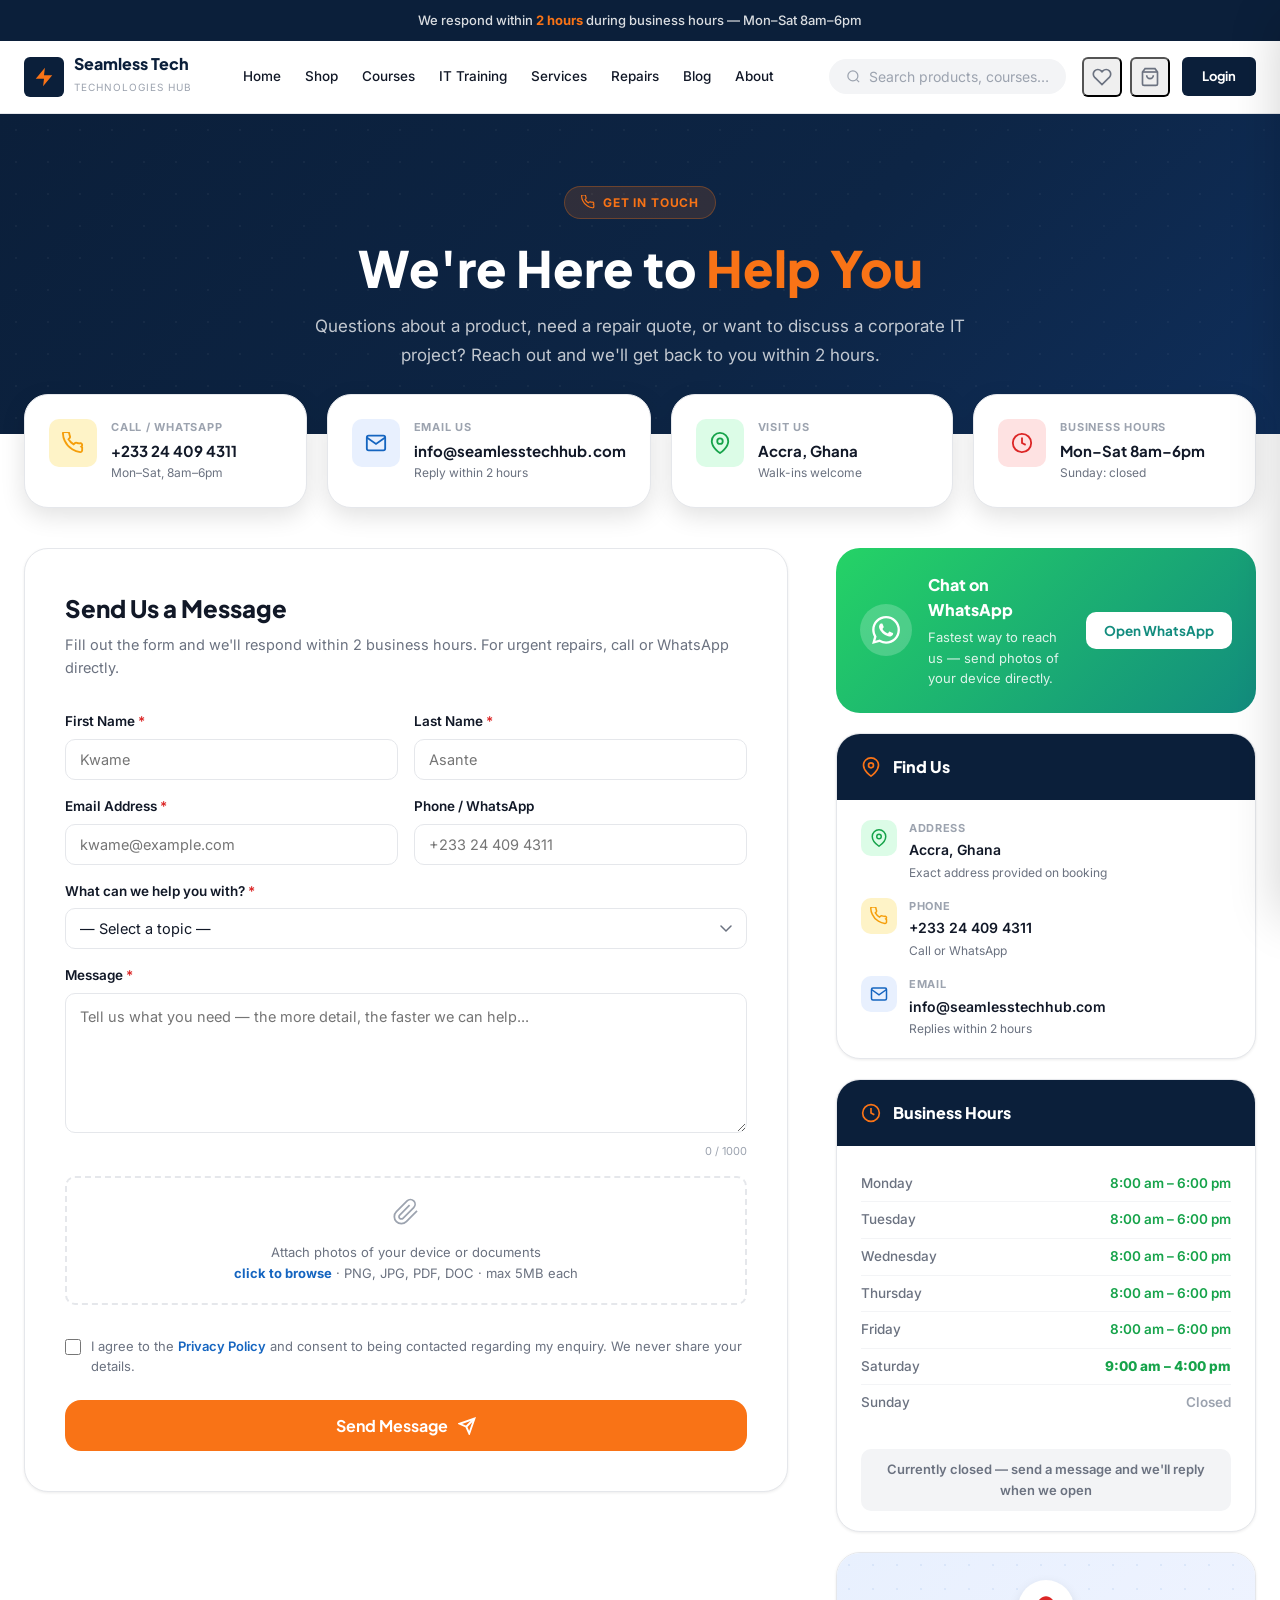
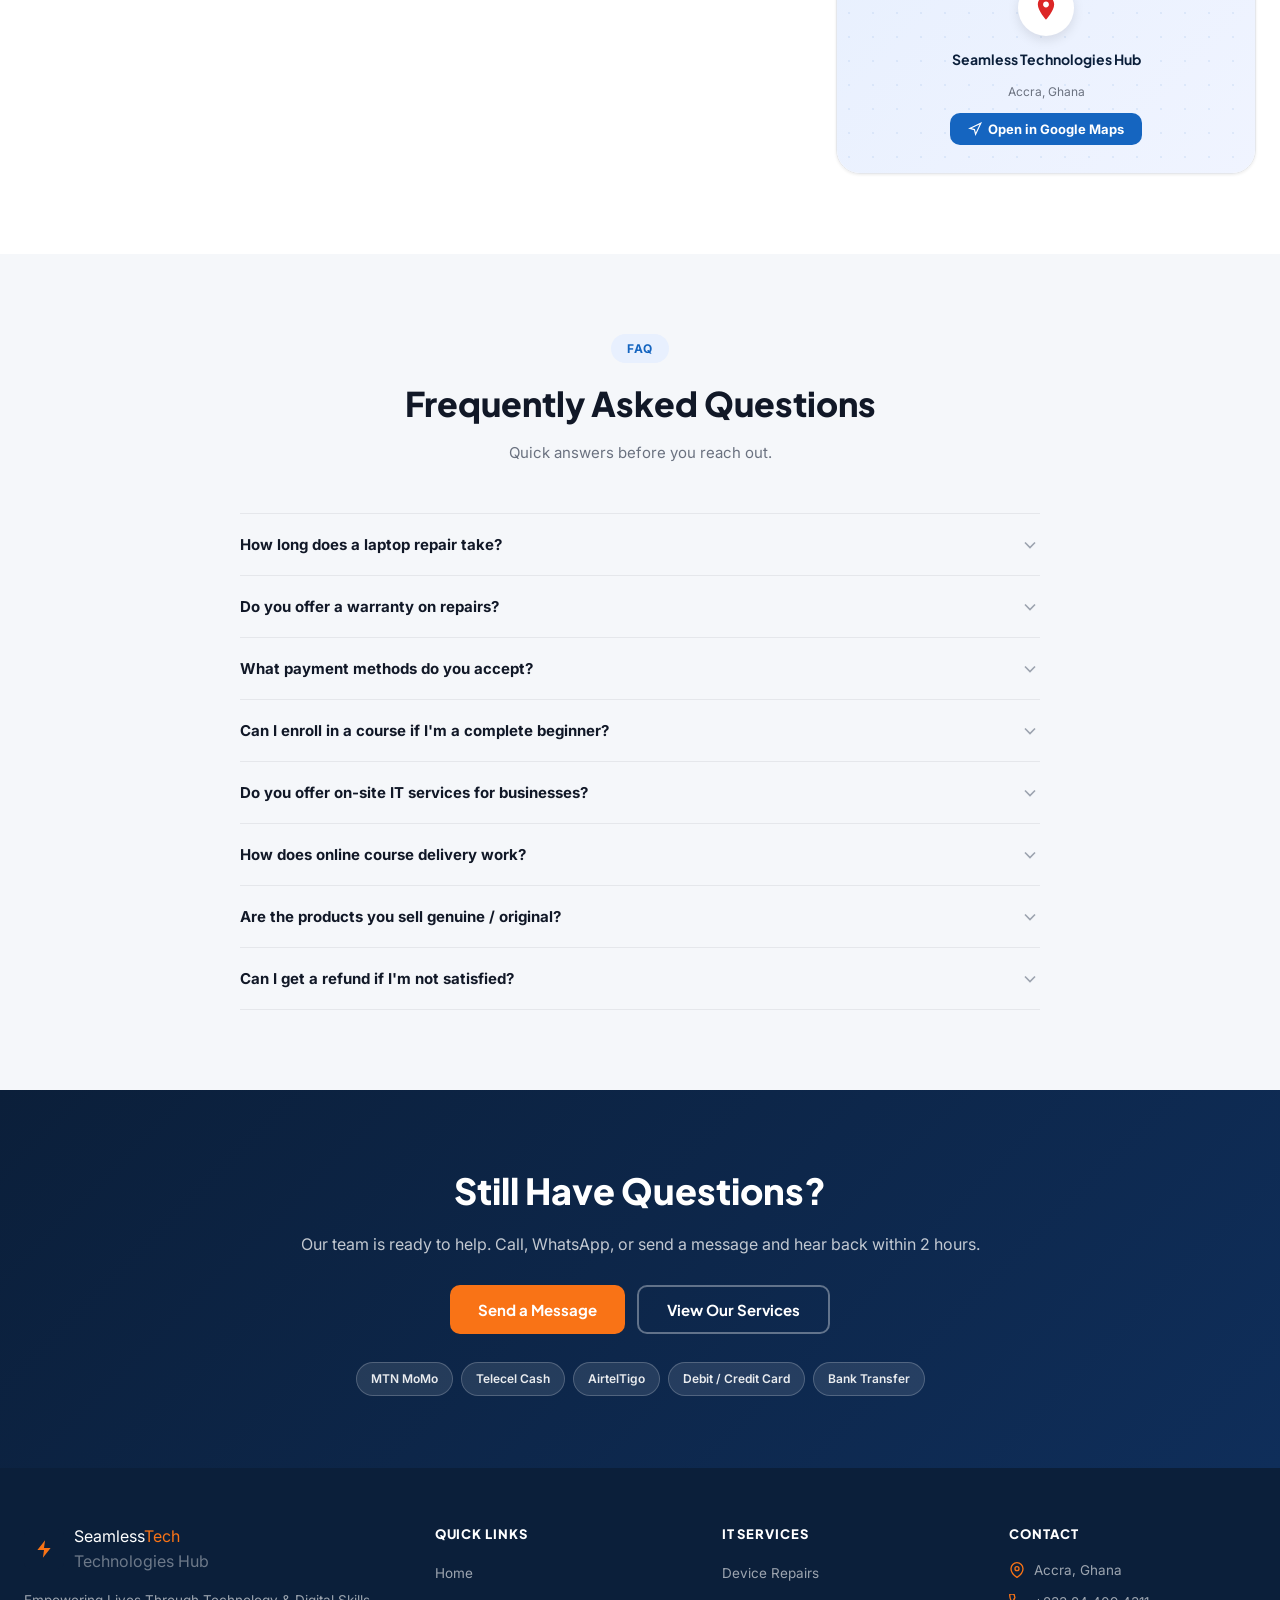
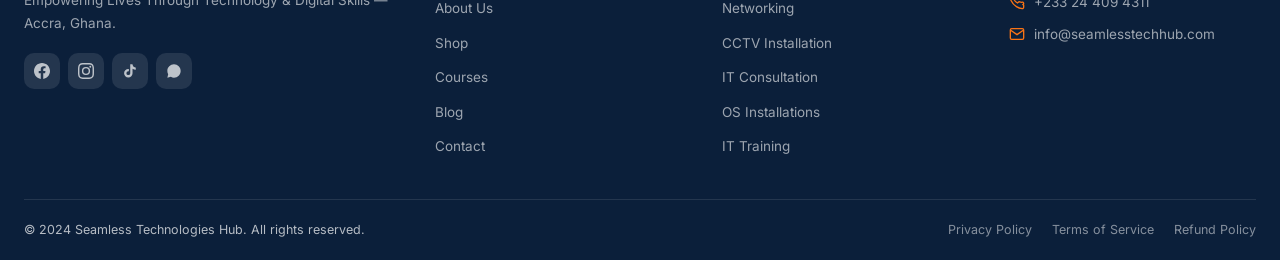
<file: contact.html>
<!DOCTYPE html>
<html lang="en">
<head>
<meta charset="UTF-8">
<meta name="viewport" content="width=device-width,initial-scale=1">
  <link rel="icon" href="favicon.svg" type="image/svg+xml">
  <link rel="apple-touch-icon" href="favicon.svg">
<meta property="og:type" content="website">
<meta property="og:site_name" content="Seamless Technologies Hub">
<meta property="og:title" content="Contact Us — Seamless Technologies Hub">
<meta property="og:description" content="Get in touch with Seamless Technologies Hub. Visit us in Accra, call +233 24 409 4311, or send a message. We're here to help.">
<meta property="og:image" content="https://images.unsplash.com/photo-1519389950473-47ba0277781c?w=1200&h=630&fit=crop&q=80">
<meta property="og:image:width" content="1200">
<meta property="og:image:height" content="630">
<meta property="og:url" content="https://www.seamlesstechhub.com/contact">
<meta name="twitter:card" content="summary_large_image">
<meta name="twitter:image" content="https://images.unsplash.com/photo-1519389950473-47ba0277781c?w=1200&h=630&fit=crop&q=80">
<title>Contact Us — Seamless Technologies Hub</title>
<link rel="preconnect" href="https://fonts.googleapis.com">
<link rel="preconnect" href="https://fonts.gstatic.com" crossorigin>
<link href="https://fonts.googleapis.com/css2?family=Inter:wght@400;500;600&family=Plus+Jakarta+Sans:wght@600;700;800&display=swap" rel="stylesheet">
<style>
:root{
  --navy:#0B1F3A;--navy-mid:#1A3A6B;--blue:#1565C0;--blue-lt:#E8F0FE;
  --orange:#F97316;--orange-dk:#EA6508;--white:#FFFFFF;--off-white:#F5F7FA;
  --gray-100:#F3F4F6;--gray-200:#E5E7EB;--gray-400:#9CA3AF;--gray-600:#6B7280;--gray-900:#111827;
  --green:#16A34A;--green-lt:#DCFCE7;--red:#DC2626;--amber:#F59E0B;
  --font-head:'Plus Jakarta Sans',sans-serif;--font-body:'Inter',sans-serif;
  --shadow-sm:0 1px 3px rgba(0,0,0,0.08);--shadow-md:0 4px 12px rgba(0,0,0,0.10);
  --shadow-lg:0 8px 24px rgba(0,0,0,0.12);--shadow-xl:0 16px 48px rgba(0,0,0,0.18);
  --r-sm:6px;--r-md:10px;--r-lg:16px;--r-xl:24px;--r-full:9999px;
  --ease:200ms ease;
}
*{margin:0;padding:0;box-sizing:border-box}
body{font-family:var(--font-body);color:var(--gray-900);background:#fff;line-height:1.6}
a{text-decoration:none;color:inherit}
img{display:block;max-width:100%}

/* ANNOUNCE */
.announce-bar{background:var(--navy);color:rgba(255,255,255,0.85);text-align:center;padding:10px 24px;font-size:13px;font-weight:500}
.announce-bar strong{color:var(--orange)}
.announce-bar a{color:var(--white);text-decoration:underline;margin-left:8px}

/* HEADER */
.site-header{position:sticky;top:0;z-index:200;background:var(--white);border-bottom:1px solid var(--gray-200);transition:box-shadow var(--ease)}
.site-header.scrolled{box-shadow:var(--shadow-md)}
.nav-wrap{max-width:1280px;margin:0 auto;padding:0 24px;display:flex;align-items:center;height:72px;gap:8px}
.logo{display:flex;align-items:center;gap:10px;flex-shrink:0;margin-right:32px}
.logo-mark{width:40px;height:40px;background:var(--navy);border-radius:var(--r-sm);display:flex;align-items:center;justify-content:center}
.logo-mark svg{width:22px;height:22px;fill:var(--orange)}
.logo-name strong{display:block;font-family:var(--font-head);font-size:16px;font-weight:800;color:var(--navy);line-height:1.1}
.logo-name span{font-size:10px;color:var(--gray-400);letter-spacing:1px;text-transform:uppercase}
.main-nav{display:flex;align-items:center;gap:2px;flex:1}
.nav-a{font-size:13.5px;font-weight:500;color:var(--gray-900);padding:7px 11px;border-radius:var(--r-sm);transition:all var(--ease);white-space:nowrap}
.nav-a:hover{color:var(--blue);background:var(--blue-lt)}
.nav-a.active{color:var(--blue);font-weight:600}
.search-wrap{display:flex;align-items:center;gap:8px;background:var(--gray-100);border:1.5px solid transparent;border-radius:var(--r-full);padding:8px 16px;margin-left:auto;transition:all var(--ease)}
.search-wrap:focus-within{border-color:var(--blue);background:var(--white);box-shadow:0 0 0 3px var(--blue-lt)}
.search-wrap svg{width:15px;height:15px;flex-shrink:0;stroke:var(--gray-400);fill:none}
.search-wrap input{border:none;background:none;outline:none;font-size:14px;font-family:var(--font-body);color:var(--gray-900);width:180px}
.search-wrap input::placeholder{color:var(--gray-400)}
.icon-btn{width:40px;height:40px;display:flex;align-items:center;justify-content:center;border-radius:var(--r-sm);color:var(--gray-600);transition:all var(--ease);position:relative;flex-shrink:0}
.icon-btn:hover{background:var(--gray-100);color:var(--navy)}
.icon-btn svg{width:20px;height:20px;stroke:currentColor;fill:none}
.cart-badge{position:absolute;top:5px;right:5px;width:17px;height:17px;background:var(--orange);color:var(--white);font-size:9px;font-weight:800;border-radius:50%;display:none;align-items:center;justify-content:center}
.btn-login-nav{flex-shrink:0;background:var(--navy);color:var(--white);padding:9px 20px;border-radius:var(--r-sm);font-size:13px;font-weight:700;font-family:var(--font-head);transition:background var(--ease)}
.btn-login-nav:hover{background:var(--blue)}
.hamburger{display:none;flex-direction:column;gap:5px;padding:6px;border-radius:var(--r-sm);cursor:pointer;margin-left:auto}
.hamburger span{display:block;width:22px;height:2px;background:var(--gray-900);border-radius:2px}
.mobile-nav{display:none;flex-direction:column;background:var(--white);border-top:1px solid var(--gray-200);padding:12px 0 20px}
.mobile-nav.open{display:flex}
.mobile-nav .nav-a{padding:11px 24px;border-radius:0}

/* HERO */
.hero{background:linear-gradient(135deg,var(--navy) 0%,#0d2545 60%,#0f2e5a 100%);padding:72px 24px 64px;position:relative;overflow:hidden;text-align:center}
.hero::before{content:'';position:absolute;inset:0;background-image:radial-gradient(circle,rgba(255,255,255,.04) 1px,transparent 1px);background-size:32px 32px;pointer-events:none}
.hero-inner{max-width:700px;margin:0 auto;position:relative;z-index:1}
.hero-eyebrow{display:inline-flex;align-items:center;gap:8px;background:rgba(249,115,22,.15);border:1px solid rgba(249,115,22,.3);border-radius:var(--r-full);padding:6px 16px;font-size:12px;font-weight:700;color:var(--orange);text-transform:uppercase;letter-spacing:.07em;margin-bottom:20px}
.hero-title{font-family:var(--font-head);font-size:clamp(30px,4.5vw,50px);font-weight:800;color:#fff;line-height:1.15;margin-bottom:16px}
.hero-title em{color:var(--orange);font-style:normal}
.hero-sub{font-size:17px;color:rgba(255,255,255,.75);line-height:1.7;margin-bottom:0}

/* QUICK CONTACT CARDS */
.quick-cards{background:#fff;padding:0 24px;position:relative;z-index:2}
.quick-inner{max-width:1280px;margin:0 auto;display:grid;grid-template-columns:repeat(4,1fr);gap:20px;transform:translateY(-40px)}
.quick-card{background:#fff;border-radius:var(--r-xl);padding:24px;box-shadow:var(--shadow-lg);border:1px solid var(--gray-200);display:flex;align-items:flex-start;gap:14px;transition:.2s;cursor:pointer}
.quick-card:hover{box-shadow:var(--shadow-xl);border-color:var(--orange);transform:translateY(-2px)}
.quick-card-icon{width:48px;height:48px;border-radius:var(--r-md);display:flex;align-items:center;justify-content:center;flex-shrink:0}
.quick-card-icon svg{width:22px;height:22px}
.quick-card-label{font-size:11px;font-weight:700;color:var(--gray-400);text-transform:uppercase;letter-spacing:.07em;margin-bottom:4px}
.quick-card-value{font-family:var(--font-head);font-size:15px;font-weight:700;color:var(--gray-900);line-height:1.3}
.quick-card-sub{font-size:12px;color:var(--gray-600);margin-top:3px}

/* MAIN CONTACT SECTION */
.contact-section{padding:0 24px 80px}
.contact-inner{max-width:1280px;margin:0 auto;display:grid;grid-template-columns:1fr 420px;gap:48px;align-items:start}

/* FORM */
.form-card{background:#fff;border:1px solid var(--gray-200);border-radius:var(--r-xl);padding:40px;box-shadow:var(--shadow-sm)}
.form-card h2{font-family:var(--font-head);font-size:24px;font-weight:800;color:var(--gray-900);margin-bottom:6px}
.form-card .form-sub{font-size:14.5px;color:var(--gray-600);margin-bottom:32px}
.form-row{display:grid;grid-template-columns:1fr 1fr;gap:16px;margin-bottom:16px}
.form-group{display:flex;flex-direction:column;gap:6px;margin-bottom:16px}
.form-group label{font-size:13.5px;font-weight:600;color:var(--gray-900)}
.form-group label span{color:var(--red)}
.form-input,.form-select,.form-textarea{width:100%;border:1.5px solid var(--gray-200);border-radius:var(--r-md);padding:11px 14px;font-size:14.5px;font-family:var(--font-body);color:var(--gray-900);background:#fff;transition:.2s;outline:none;appearance:none}
.form-input:focus,.form-select:focus,.form-textarea:focus{border-color:var(--blue);box-shadow:0 0 0 3px rgba(21,101,192,.1)}
.form-input.error,.form-select.error,.form-textarea.error{border-color:var(--red);box-shadow:0 0 0 3px rgba(220,38,38,.08)}
.form-select{background-image:url("data:image/svg+xml,%3Csvg width='12' height='8' viewBox='0 0 12 8' fill='none' xmlns='http://www.w3.org/2000/svg'%3E%3Cpath d='M1 1L6 6L11 1' stroke='%236B7280' stroke-width='1.5' stroke-linecap='round'/%3E%3C/svg%3E");background-repeat:no-repeat;background-position:right 14px center;padding-right:36px;cursor:pointer}
.form-textarea{resize:vertical;min-height:140px;line-height:1.6}
.form-error{font-size:12px;color:var(--red);font-weight:500;display:none}
.form-error.show{display:block}
.char-count{font-size:11px;color:var(--gray-400);text-align:right;margin-top:4px}

/* ATTACHMENT */
.attach-zone{border:2px dashed var(--gray-200);border-radius:var(--r-md);padding:20px;text-align:center;cursor:pointer;transition:.2s;position:relative;margin-bottom:16px}
.attach-zone:hover{border-color:var(--blue);background:var(--blue-lt)}
.attach-zone svg{width:28px;height:28px;color:var(--gray-400);margin:0 auto 8px}
.attach-zone p{font-size:13px;color:var(--gray-600)}
.attach-zone strong{color:var(--blue)}
.attach-zone input[type=file]{position:absolute;inset:0;opacity:0;cursor:pointer}
.attach-list{display:flex;flex-direction:column;gap:6px;margin-bottom:16px}
.attach-item{display:flex;align-items:center;gap:8px;background:var(--gray-100);border-radius:var(--r-sm);padding:8px 12px;font-size:13px}
.attach-item svg{width:14px;height:14px;color:var(--blue);flex-shrink:0}
.attach-item span{flex:1;overflow:hidden;text-overflow:ellipsis;white-space:nowrap}
.attach-remove{background:none;border:none;cursor:pointer;color:var(--gray-400);font-size:14px;line-height:1;transition:.2s}
.attach-remove:hover{color:var(--red)}

/* PRIVACY CHECKBOX */
.privacy-row{display:flex;align-items:flex-start;gap:10px;margin-bottom:24px}
.privacy-row input[type=checkbox]{width:16px;height:16px;border:1.5px solid var(--gray-300);border-radius:4px;cursor:pointer;flex-shrink:0;margin-top:2px;accent-color:var(--navy)}
.privacy-row label{font-size:13px;color:var(--gray-600);cursor:pointer;line-height:1.5}
.privacy-row label a{color:var(--blue);font-weight:600}

/* SUBMIT BUTTON */
.btn-submit{width:100%;background:var(--orange);color:#fff;border:none;padding:15px;border-radius:var(--r-lg);font-size:16px;font-weight:700;font-family:var(--font-head);cursor:pointer;transition:.2s;display:flex;align-items:center;justify-content:center;gap:10px}
.btn-submit:hover:not(:disabled){background:var(--orange-dk);transform:translateY(-1px);box-shadow:0 4px 16px rgba(249,115,22,.4)}
.btn-submit:disabled{opacity:.7;cursor:not-allowed;transform:none}
.btn-submit .spinner{width:18px;height:18px;border:2.5px solid rgba(255,255,255,.3);border-top-color:#fff;border-radius:50%;animation:spin .7s linear infinite;display:none}
.btn-submit.loading .spinner{display:block}
.btn-submit.loading .btn-text{display:none}
@keyframes spin{to{transform:rotate(360deg)}}

/* SUCCESS STATE */
.form-success{display:none;text-align:center;padding:40px 20px}
.success-icon{width:72px;height:72px;background:var(--green-lt);border-radius:var(--r-full);display:flex;align-items:center;justify-content:center;margin:0 auto 20px;animation:popIn .4s ease}
@keyframes popIn{0%{transform:scale(0.5);opacity:0}70%{transform:scale(1.1)}100%{transform:scale(1);opacity:1}}
.success-icon svg{width:36px;height:36px;color:var(--green)}
.form-success h3{font-family:var(--font-head);font-size:22px;font-weight:800;color:var(--gray-900);margin-bottom:10px}
.form-success p{font-size:15px;color:var(--gray-600);line-height:1.7;margin-bottom:24px}
.btn-reset{background:var(--navy);color:#fff;border:none;padding:12px 28px;border-radius:var(--r-md);font-size:14px;font-weight:700;font-family:var(--font-head);cursor:pointer;transition:.2s}
.btn-reset:hover{background:var(--navy-mid)}

/* INFO SIDEBAR */
.info-sidebar{display:flex;flex-direction:column;gap:20px}
.info-card{background:#fff;border:1px solid var(--gray-200);border-radius:var(--r-xl);overflow:hidden;box-shadow:var(--shadow-sm)}
.info-card-head{background:var(--navy);padding:20px 24px;display:flex;align-items:center;gap:12px}
.info-card-head h3{font-family:var(--font-head);font-size:16px;font-weight:800;color:#fff}
.info-card-head svg{width:20px;height:20px;color:var(--orange)}
.info-card-body{padding:20px 24px;display:flex;flex-direction:column;gap:16px}
.info-item{display:flex;align-items:flex-start;gap:12px}
.info-item-icon{width:36px;height:36px;border-radius:var(--r-md);display:flex;align-items:center;justify-content:center;flex-shrink:0}
.info-item-icon svg{width:18px;height:18px}
.info-item-label{font-size:11px;font-weight:700;color:var(--gray-400);text-transform:uppercase;letter-spacing:.06em;margin-bottom:2px}
.info-item-value{font-size:14px;font-weight:600;color:var(--gray-900)}
.info-item-sub{font-size:12px;color:var(--gray-600);margin-top:1px}

/* HOURS TABLE */
.hours-table{width:100%;border-collapse:collapse}
.hours-table tr td{padding:7px 0;font-size:13.5px;border-bottom:1px solid var(--gray-100)}
.hours-table tr:last-child td{border-bottom:none}
.hours-table td:first-child{color:var(--gray-600);font-weight:500}
.hours-table td:last-child{text-align:right;font-weight:600;color:var(--gray-900)}
.hours-open{color:var(--green)!important}
.hours-closed{color:var(--gray-400)!important}

/* MAP */
.map-card{border-radius:var(--r-xl);overflow:hidden;border:1px solid var(--gray-200);box-shadow:var(--shadow-sm)}
.map-placeholder{background:linear-gradient(135deg,#e8f0fe 0%,#f0f4ff 100%);height:220px;display:flex;flex-direction:column;align-items:center;justify-content:center;gap:12px;position:relative;overflow:hidden}
.map-placeholder::before{content:'';position:absolute;inset:0;background-image:radial-gradient(circle,rgba(21,101,192,.08) 1px,transparent 1px);background-size:24px 24px}
.map-pin-wrap{width:56px;height:56px;background:#fff;border-radius:var(--r-full);display:flex;align-items:center;justify-content:center;box-shadow:var(--shadow-md);position:relative;z-index:1}
.map-pin-wrap svg{width:28px;height:28px;color:var(--red)}
.map-label{font-family:var(--font-head);font-size:14px;font-weight:700;color:var(--navy);position:relative;z-index:1}
.map-sub{font-size:12px;color:var(--gray-600);position:relative;z-index:1}
.map-open-btn{display:inline-flex;align-items:center;gap:6px;background:var(--blue);color:#fff;border:none;padding:8px 18px;border-radius:var(--r-md);font-size:13px;font-weight:700;font-family:var(--font-body);cursor:pointer;transition:.2s;position:relative;z-index:1}
.map-open-btn:hover{background:var(--navy)}
.map-open-btn svg{width:14px;height:14px}

/* WHATSAPP */
.wa-card{background:linear-gradient(135deg,#25D366 0%,#128C7E 100%);border-radius:var(--r-xl);padding:24px;display:flex;align-items:center;gap:16px}
.wa-icon{width:52px;height:52px;background:rgba(255,255,255,.2);border-radius:var(--r-full);display:flex;align-items:center;justify-content:center;flex-shrink:0}
.wa-icon svg{width:28px;height:28px;fill:#fff}
.wa-text h4{font-family:var(--font-head);font-size:16px;font-weight:800;color:#fff;margin-bottom:4px}
.wa-text p{font-size:13px;color:rgba(255,255,255,.85)}
.wa-btn{margin-left:auto;background:#fff;color:#128C7E;border:none;padding:10px 18px;border-radius:var(--r-md);font-size:13.5px;font-weight:700;font-family:var(--font-head);cursor:pointer;transition:.2s;white-space:nowrap;flex-shrink:0}
.wa-btn:hover{background:rgba(255,255,255,.9);transform:scale(1.02)}

/* FAQ */
.faq-section{background:var(--off-white);padding:80px 24px}
.faq-inner{max-width:800px;margin:0 auto}
.faq-header{text-align:center;margin-bottom:48px}
.section-eyebrow{display:inline-block;background:var(--blue-lt);color:var(--blue);border-radius:var(--r-full);padding:5px 16px;font-size:12px;font-weight:700;text-transform:uppercase;letter-spacing:.07em;margin-bottom:14px}
.section-title{font-family:var(--font-head);font-size:clamp(24px,3.5vw,34px);font-weight:800;color:var(--gray-900);margin-bottom:10px}
.section-sub{font-size:15px;color:var(--gray-600);max-width:480px;margin:0 auto}
.faq-list{display:flex;flex-direction:column;gap:0}
.faq-item{border-bottom:1px solid var(--gray-200)}
.faq-item:first-child{border-top:1px solid var(--gray-200)}
.faq-question{width:100%;background:none;border:none;padding:20px 0;display:flex;align-items:center;justify-content:space-between;gap:16px;cursor:pointer;text-align:left;font-family:var(--font-body)}
.faq-q-text{font-size:15px;font-weight:700;color:var(--gray-900);line-height:1.4}
.faq-chevron{width:20px;height:20px;color:var(--gray-400);flex-shrink:0;transition:.25s}
.faq-item.open .faq-chevron{transform:rotate(180deg);color:var(--orange)}
.faq-item.open .faq-q-text{color:var(--navy)}
.faq-answer{display:none;padding:0 0 20px;font-size:14.5px;color:var(--gray-600);line-height:1.75}
.faq-item.open .faq-answer{display:block}

/* CTA BANNER */
.cta-banner{background:linear-gradient(135deg,var(--navy) 0%,#0f2e5a 100%);padding:72px 24px}
.cta-inner{max-width:700px;margin:0 auto;text-align:center}
.cta-inner h2{font-family:var(--font-head);font-size:clamp(24px,3.5vw,36px);font-weight:800;color:#fff;margin-bottom:12px}
.cta-inner p{font-size:16px;color:rgba(255,255,255,.75);margin-bottom:28px}
.cta-btns{display:flex;gap:12px;justify-content:center;flex-wrap:wrap;margin-bottom:28px}
.btn-primary{background:var(--orange);color:#fff;border:none;padding:13px 28px;border-radius:var(--r-md);font-size:15px;font-weight:700;font-family:var(--font-head);cursor:pointer;transition:.2s}
.btn-primary:hover{background:var(--orange-dk);transform:translateY(-1px)}
.btn-outline-white{background:transparent;color:#fff;border:2px solid rgba(255,255,255,.35);padding:13px 28px;border-radius:var(--r-md);font-size:15px;font-weight:700;font-family:var(--font-head);cursor:pointer;transition:.2s}
.btn-outline-white:hover{border-color:#fff;background:rgba(255,255,255,.08)}
.pay-chips{display:flex;flex-wrap:wrap;gap:8px;justify-content:center}
.pay-chip{background:rgba(255,255,255,.1);border:1px solid rgba(255,255,255,.2);border-radius:var(--r-full);padding:6px 14px;font-size:12px;font-weight:600;color:rgba(255,255,255,.9)}

/* FOOTER */
footer{background:var(--navy);color:rgba(255,255,255,.7);padding:56px 24px 0}
.footer-grid{max-width:1280px;margin:0 auto;display:grid;grid-template-columns:1.5fr 1fr 1fr 1fr;gap:40px;margin-bottom:40px}
.footer-brand .logo-text{color:#fff}
.footer-desc{font-size:13.5px;line-height:1.7;margin-bottom:18px;color:rgba(255,255,255,.6)}
.social-row{display:flex;gap:8px}
.social-btn{width:36px;height:36px;background:rgba(255,255,255,.1);border-radius:var(--r-md);display:flex;align-items:center;justify-content:center;color:rgba(255,255,255,.7);transition:.2s}
.social-btn:hover{background:var(--orange);color:#fff}
.social-btn svg{width:16px;height:16px}
.footer-col h4{font-family:var(--font-head);font-size:13px;font-weight:800;text-transform:uppercase;letter-spacing:.07em;color:#fff;margin-bottom:16px}
.footer-col ul{list-style:none;display:flex;flex-direction:column;gap:9px}
.footer-col ul li a{font-size:13.5px;color:rgba(255,255,255,.6);transition:.2s}
.footer-col ul li a:hover{color:#fff}
.footer-contact-item{display:flex;align-items:flex-start;gap:9px;font-size:13.5px;color:rgba(255,255,255,.6);margin-bottom:10px}
.footer-contact-item svg{width:16px;height:16px;flex-shrink:0;margin-top:2px;color:var(--orange)}
.footer-bottom{max-width:1280px;margin:0 auto;border-top:1px solid rgba(255,255,255,.1);padding:20px 0;display:flex;align-items:center;justify-content:space-between;font-size:12.5px;gap:16px;flex-wrap:wrap}
.footer-bottom-links{display:flex;gap:20px}
.footer-bottom-links a{color:rgba(255,255,255,.5);transition:.2s}
.footer-bottom-links a:hover{color:#fff}

/* CART DRAWER */
.overlay{position:fixed;inset:0;background:rgba(0,0,0,.4);z-index:200;opacity:0;pointer-events:none;transition:.3s}
.overlay.open{opacity:1;pointer-events:all}
.cart-drawer{position:fixed;right:0;top:0;bottom:0;width:400px;max-width:100vw;background:#fff;z-index:201;transform:translateX(100%);transition:.3s cubic-bezier(.4,0,0,.1);display:flex;flex-direction:column;box-shadow:var(--shadow-xl)}
.cart-drawer.open{transform:translateX(0)}
.cd-head{display:flex;align-items:center;justify-content:space-between;padding:18px 20px;border-bottom:1px solid var(--gray-200)}
.cd-head h3{font-family:var(--font-head);font-weight:800;font-size:16px}
.cd-close{background:none;border:none;cursor:pointer;padding:6px;border-radius:var(--r-sm);color:var(--gray-600);transition:.2s}
.cd-close:hover{background:var(--gray-100)}
.cd-body{flex:1;overflow-y:auto;padding:16px 20px}
.cd-empty{text-align:center;padding:48px 20px;color:var(--gray-600)}
.cd-empty svg{width:56px;height:56px;margin:0 auto 16px;color:var(--gray-300)}
.cd-empty h4{font-family:var(--font-head);font-size:16px;font-weight:700;color:var(--gray-900);margin-bottom:6px}
.cd-item{display:flex;gap:12px;padding:12px 0;border-bottom:1px solid var(--gray-200)}
.cd-item-img{width:64px;height:64px;border-radius:var(--r-md);object-fit:cover;flex-shrink:0;background:var(--gray-100)}
.cd-item-info{flex:1;min-width:0}
.cd-item-name{font-size:13.5px;font-weight:600;color:var(--gray-900);line-height:1.4;margin-bottom:4px;white-space:nowrap;overflow:hidden;text-overflow:ellipsis}
.cd-item-price{font-size:13px;color:var(--orange);font-weight:700}
.cd-item-controls{display:flex;align-items:center;gap:8px;margin-top:6px}
.cd-qty-btn{width:26px;height:26px;border:1px solid var(--gray-200);background:#fff;border-radius:var(--r-sm);cursor:pointer;font-size:15px;font-weight:600;color:var(--gray-700);display:flex;align-items:center;justify-content:center;transition:.2s}
.cd-qty-btn:hover{border-color:var(--navy);color:var(--navy)}
.cd-qty-val{font-size:13px;font-weight:600;min-width:20px;text-align:center}
.cd-item-remove{background:none;border:none;cursor:pointer;color:var(--gray-400);font-size:12px;margin-left:auto;transition:.2s}
.cd-item-remove:hover{color:var(--red)}
.cd-foot{padding:16px 20px;border-top:1px solid var(--gray-200)}
.cd-subtotal{display:flex;justify-content:space-between;font-size:14px;margin-bottom:14px}
.cd-subtotal strong{font-family:var(--font-head);font-size:16px;color:var(--gray-900)}
.cd-subtotal span{font-family:var(--font-head);font-size:16px;font-weight:800;color:var(--orange)}
.cd-checkout{width:100%;background:var(--orange);color:#fff;border:none;padding:14px;border-radius:var(--r-md);font-size:15px;font-weight:700;font-family:var(--font-head);cursor:pointer;transition:.2s;margin-bottom:8px}
.cd-checkout:hover{background:var(--orange-dk)}
.cd-view{width:100%;background:transparent;color:var(--navy);border:2px solid var(--gray-200);padding:12px;border-radius:var(--r-md);font-size:14px;font-weight:600;font-family:var(--font-body);cursor:pointer;transition:.2s}
.cd-view:hover{border-color:var(--navy);background:var(--gray-100)}

/* RESPONSIVE */
@media(max-width:1100px){
  .contact-inner{grid-template-columns:1fr 360px}
  .quick-inner{grid-template-columns:repeat(2,1fr)}
}
@media(max-width:900px){
  nav{display:none}
  .hamburger{display:flex}
  .quick-inner{grid-template-columns:repeat(2,1fr)}
  .contact-inner{grid-template-columns:1fr}
  .info-sidebar{display:grid;grid-template-columns:1fr 1fr;gap:20px}
  .wa-card{grid-column:1/-1}
  .map-card{grid-column:1/-1}
}
@media(max-width:640px){
  .quick-inner{grid-template-columns:1fr 1fr}
  .form-row{grid-template-columns:1fr}
  .info-sidebar{grid-template-columns:1fr}
  .footer-grid{grid-template-columns:1fr 1fr;gap:28px}
  .wa-card{flex-wrap:wrap}
  .wa-btn{width:100%;text-align:center;margin-left:0}
}
@media(max-width:380px){
  .quick-inner{grid-template-columns:1fr}
  .footer-grid{grid-template-columns:1fr}
}
</style>
<link rel="stylesheet" href="animations.css">
</head>
<body>

<div class="announce-bar">We respond within <strong>2 hours</strong> during business hours — Mon–Sat 8am–6pm</div>

<header class="site-header" id="siteHeader">
  <div class="nav-wrap">
    <a href="index.html" class="logo">
      <div class="logo-mark"><svg viewBox="0 0 24 24"><path d="M13 2L3 14h9l-1 8 10-12h-9l1-8z"/></svg></div>
      <div class="logo-name"><strong>Seamless Tech</strong><span>Technologies Hub</span></div>
    </a>
    <nav class="main-nav">
      <a href="index.html" class="nav-a">Home</a>
      <a href="shop.html" class="nav-a">Shop</a>
      <a href="courses.html" class="nav-a">Courses</a>
      <a href="services.html#training" class="nav-a">IT Training</a>
      <a href="services.html" class="nav-a">Services</a>
      <a href="services.html#repairs" class="nav-a">Repairs</a>
      <a href="#" class="nav-a">Blog</a>
      <a href="about.html" class="nav-a">About</a>
    </nav>
    <div class="search-wrap">
      <svg viewBox="0 0 24 24"><circle cx="11" cy="11" r="8" stroke-width="2"/><line x1="21" y1="21" x2="16.65" y2="16.65" stroke-width="2"/></svg>
      <input type="text" placeholder="Search products, courses…" id="searchInput">
    </div>
    <button class="icon-btn" title="Wishlist" style="margin-left:8px;">
      <svg viewBox="0 0 24 24" stroke-width="2"><path d="M20.84 4.61a5.5 5.5 0 0 0-7.78 0L12 5.67l-1.06-1.06a5.5 5.5 0 0 0-7.78 7.78l1.06 1.06L12 21.23l7.78-7.78 1.06-1.06a5.5 5.5 0 0 0 0-7.78z"/></svg>
    </button>
    <button class="icon-btn" title="Cart" onclick="openCart()">
      <svg viewBox="0 0 24 24" stroke-width="2"><path d="M6 2L3 6v14a2 2 0 0 0 2 2h14a2 2 0 0 0 2-2V6l-3-4z"/><line x1="3" y1="6" x2="21" y2="6"/><path d="M16 10a4 4 0 0 1-8 0"/></svg>
      <span class="cart-badge" id="cartBadge">0</span>
    </button>
    <a href="login.html" class="btn-login-nav" style="margin-left:4px;">Login</a>
    <button class="hamburger" onclick="toggleMobileNav()" id="hamburger"><span></span><span></span><span></span></button>
  </div>
  <nav class="mobile-nav" id="mobileNav">
    <a href="index.html" class="nav-a">Home</a>
    <a href="shop.html" class="nav-a">Shop</a>
    <a href="courses.html" class="nav-a">Courses</a>
    <a href="services.html#training" class="nav-a">IT Training</a>
    <a href="services.html" class="nav-a">Services</a>
    <a href="services.html#repairs" class="nav-a">Repairs</a>
    <a href="#" class="nav-a">Blog</a>
    <a href="about.html" class="nav-a">About Us</a>
    <a href="contact.html" class="nav-a active">Contact</a>
  </nav>
</header>

<!-- HERO -->
<section class="hero">
  <div class="hero-inner">
    <div class="hero-eyebrow">
      <svg viewBox="0 0 24 24" fill="none" stroke="currentColor" stroke-width="2" width="14" height="14"><path d="M22 16.92v3a2 2 0 0 1-2.18 2 19.79 19.79 0 0 1-8.63-3.07A19.5 19.5 0 0 1 3.07 9.81 19.79 19.79 0 0 1 .99 1.18A2 2 0 0 1 2.97 0h3a2 2 0 0 1 2 1.72c.127.96.361 1.903.7 2.81a2 2 0 0 1-.45 2.11L7.09 7.91a16 16 0 0 0 5.61 5.61l1.27-1.27a2 2 0 0 1 2.11-.45c.907.339 1.85.573 2.81.7A2 2 0 0 1 21 16z"/></svg>
      Get in Touch
    </div>
    <h1 class="hero-title">We're Here to <em>Help You</em></h1>
    <p class="hero-sub">Questions about a product, need a repair quote, or want to discuss a corporate IT project? Reach out and we'll get back to you within 2 hours.</p>
  </div>
</section>

<!-- QUICK CONTACT CARDS -->
<div class="quick-cards">
  <div class="quick-inner">
    <div class="quick-card" onclick="document.getElementById('phone').focus()">
      <div class="quick-card-icon" style="background:#FEF3C7">
        <svg viewBox="0 0 24 24" fill="none" stroke="#F59E0B" stroke-width="2"><path d="M22 16.92v3a2 2 0 0 1-2.18 2 19.79 19.79 0 0 1-8.63-3.07A19.5 19.5 0 0 1 3.07 9.81 19.79 19.79 0 0 1 .99 1.18A2 2 0 0 1 2.97 0h3a2 2 0 0 1 2 1.72c.127.96.361 1.903.7 2.81a2 2 0 0 1-.45 2.11L7.09 7.91a16 16 0 0 0 5.61 5.61l1.27-1.27a2 2 0 0 1 2.11-.45c.907.339 1.85.573 2.81.7A2 2 0 0 1 21 16z"/></svg>
      </div>
      <div>
        <div class="quick-card-label">Call / WhatsApp</div>
        <div class="quick-card-value">+233 24 409 4311</div>
        <div class="quick-card-sub">Mon–Sat, 8am–6pm</div>
      </div>
    </div>
    <div class="quick-card" onclick="window.location.href='mailto:info@seamlesstechhub.com'">
      <div class="quick-card-icon" style="background:#E8F0FE">
        <svg viewBox="0 0 24 24" fill="none" stroke="#1565C0" stroke-width="2"><path d="M4 4h16c1.1 0 2 .9 2 2v12c0 1.1-.9 2-2 2H4c-1.1 0-2-.9-2-2V6c0-1.1.9-2 2-2z"/><polyline points="22,6 12,13 2,6"/></svg>
      </div>
      <div>
        <div class="quick-card-label">Email Us</div>
        <div class="quick-card-value">info@seamlesstechhub.com</div>
        <div class="quick-card-sub">Reply within 2 hours</div>
      </div>
    </div>
    <div class="quick-card">
      <div class="quick-card-icon" style="background:#DCFCE7">
        <svg viewBox="0 0 24 24" fill="none" stroke="#16A34A" stroke-width="2"><path d="M21 10c0 7-9 13-9 13s-9-6-9-13a9 9 0 0 1 18 0z"/><circle cx="12" cy="10" r="3"/></svg>
      </div>
      <div>
        <div class="quick-card-label">Visit Us</div>
        <div class="quick-card-value">Accra, Ghana</div>
        <div class="quick-card-sub">Walk-ins welcome</div>
      </div>
    </div>
    <div class="quick-card">
      <div class="quick-card-icon" style="background:#FEE2E2">
        <svg viewBox="0 0 24 24" fill="none" stroke="#DC2626" stroke-width="2"><circle cx="12" cy="12" r="10"/><polyline points="12 6 12 12 16 14"/></svg>
      </div>
      <div>
        <div class="quick-card-label">Business Hours</div>
        <div class="quick-card-value">Mon–Sat 8am–6pm</div>
        <div class="quick-card-sub">Sunday: closed</div>
      </div>
    </div>
  </div>
</div>

<!-- MAIN CONTACT SECTION -->
<section class="contact-section">
  <div class="contact-inner">

    <!-- FORM -->
    <div class="form-card">
      <div id="formWrap">
        <h2>Send Us a Message</h2>
        <p class="form-sub">Fill out the form and we'll respond within 2 business hours. For urgent repairs, call or WhatsApp directly.</p>

        <form id="contactForm" onsubmit="submitForm(event)" novalidate>
          <div class="form-row">
            <div class="form-group" style="margin-bottom:0">
              <label for="firstName">First Name <span>*</span></label>
              <input type="text" id="firstName" class="form-input" placeholder="Kwame" autocomplete="given-name">
              <span class="form-error" id="err-firstName">Please enter your first name</span>
            </div>
            <div class="form-group" style="margin-bottom:0">
              <label for="lastName">Last Name <span>*</span></label>
              <input type="text" id="lastName" class="form-input" placeholder="Asante" autocomplete="family-name">
              <span class="form-error" id="err-lastName">Please enter your last name</span>
            </div>
          </div>

          <div class="form-row" style="margin-top:16px">
            <div class="form-group" style="margin-bottom:0">
              <label for="email">Email Address <span>*</span></label>
              <input type="email" id="email" class="form-input" placeholder="kwame@example.com" autocomplete="email">
              <span class="form-error" id="err-email">Please enter a valid email</span>
            </div>
            <div class="form-group" style="margin-bottom:0">
              <label for="phone">Phone / WhatsApp</label>
              <input type="tel" id="phone" class="form-input" placeholder="+233 24 409 4311" autocomplete="tel">
            </div>
          </div>

          <div class="form-group" style="margin-top:16px">
            <label for="subject">What can we help you with? <span>*</span></label>
            <select id="subject" class="form-select">
              <option value="">— Select a topic —</option>
              <option value="repair">Device Repair / Diagnostics</option>
              <option value="shop">Shop / Product Enquiry</option>
              <option value="courses">Courses &amp; Training</option>
              <option value="networking">Networking &amp; Infrastructure</option>
              <option value="cctv">CCTV &amp; Security Systems</option>
              <option value="consultation">IT Consultation</option>
              <option value="corporate">Corporate Training / B2B</option>
              <option value="other">General Enquiry</option>
            </select>
            <span class="form-error" id="err-subject">Please select a topic</span>
          </div>

          <div class="form-group">
            <label for="message">Message <span>*</span></label>
            <textarea id="message" class="form-textarea" placeholder="Tell us what you need — the more detail, the faster we can help..." maxlength="1000" oninput="updateCharCount()"></textarea>
            <div class="char-count"><span id="charCount">0</span> / 1000</div>
            <span class="form-error" id="err-message">Please write a message (at least 20 characters)</span>
          </div>

          <div class="attach-zone" id="attachZone">
            <input type="file" id="fileInput" accept="image/*,.pdf,.doc,.docx" multiple onchange="handleFiles(this.files)">
            <svg viewBox="0 0 24 24" fill="none" stroke="currentColor" stroke-width="1.5"><path d="M21.44 11.05l-9.19 9.19a6 6 0 0 1-8.49-8.49l9.19-9.19a4 4 0 0 1 5.66 5.66l-9.2 9.19a2 2 0 0 1-2.83-2.83l8.49-8.48"/></svg>
            <p>Attach photos of your device or documents<br><strong>click to browse</strong> · PNG, JPG, PDF, DOC · max 5MB each</p>
          </div>
          <div class="attach-list" id="attachList"></div>

          <div class="privacy-row">
            <input type="checkbox" id="privacy">
            <label for="privacy">I agree to the <a href="#">Privacy Policy</a> and consent to being contacted regarding my enquiry. We never share your details.</label>
          </div>
          <span class="form-error" id="err-privacy" style="margin-bottom:12px;margin-top:-8px">Please accept the privacy policy to continue</span>

          <button type="submit" class="btn-submit" id="submitBtn">
            <span class="btn-text">Send Message</span>
            <div class="spinner"></div>
            <svg class="btn-text" width="18" height="18" viewBox="0 0 24 24" fill="none" stroke="currentColor" stroke-width="2.5"><line x1="22" y1="2" x2="11" y2="13"/><polygon points="22 2 15 22 11 13 2 9 22 2"/></svg>
          </button>
        </form>
      </div>

      <!-- SUCCESS -->
      <div class="form-success" id="formSuccess" style="display:none">
        <div class="success-icon">
          <svg viewBox="0 0 24 24" fill="none" stroke="currentColor" stroke-width="2.5"><polyline points="20 6 9 17 4 12"/></svg>
        </div>
        <h3>Message Sent!</h3>
        <p>Thanks for reaching out. We've received your message and will get back to you within 2 business hours. Check your email for a confirmation.</p>
        <button class="btn-reset" onclick="resetForm()">Send Another Message</button>
      </div>
    </div>

    <!-- INFO SIDEBAR -->
    <div class="info-sidebar">

      <!-- WhatsApp CTA -->
      <div class="wa-card">
        <div class="wa-icon">
          <svg viewBox="0 0 24 24" xmlns="http://www.w3.org/2000/svg"><path d="M17.472 14.382c-.297-.149-1.758-.867-2.03-.967-.273-.099-.471-.148-.67.15-.197.297-.767.966-.94 1.164-.173.199-.347.223-.644.075-.297-.15-1.255-.463-2.39-1.475-.883-.788-1.48-1.761-1.653-2.059-.173-.297-.018-.458.13-.606.134-.133.298-.347.446-.52.149-.174.198-.298.298-.497.099-.198.05-.371-.025-.52-.075-.149-.669-1.612-.916-2.207-.242-.579-.487-.5-.669-.51-.173-.008-.371-.01-.57-.01-.198 0-.52.074-.792.372-.272.297-1.04 1.016-1.04 2.479 0 1.462 1.065 2.875 1.213 3.074.149.198 2.096 3.2 5.077 4.487.709.306 1.262.489 1.694.625.712.227 1.36.195 1.871.118.571-.085 1.758-.719 2.006-1.413.248-.694.248-1.289.173-1.413-.074-.124-.272-.198-.57-.347m-5.421 7.403h-.004a9.87 9.87 0 0 1-5.031-1.378l-.361-.214-3.741.982.998-3.648-.235-.374a9.86 9.86 0 0 1-1.51-5.26c.001-5.45 4.436-9.884 9.888-9.884 2.64 0 5.122 1.03 6.988 2.898a9.825 9.825 0 0 1 2.893 6.994c-.003 5.45-4.437 9.884-9.885 9.884m8.413-18.297A11.815 11.815 0 0 0 12.05 0C5.495 0 .16 5.335.157 11.892c0 2.096.547 4.142 1.588 5.945L.057 24l6.305-1.654a11.882 11.882 0 0 0 5.683 1.448h.005c6.554 0 11.89-5.335 11.893-11.893a11.821 11.821 0 0 0-3.48-8.413z"/></svg>
        </div>
        <div class="wa-text">
          <h4>Chat on WhatsApp</h4>
          <p>Fastest way to reach us — send photos of your device directly.</p>
        </div>
        <button class="wa-btn" onclick="window.open('https://wa.me/233244094311','_blank')">Open WhatsApp</button>
      </div>

      <!-- Contact Details -->
      <div class="info-card">
        <div class="info-card-head">
          <svg viewBox="0 0 24 24" fill="none" stroke="currentColor" stroke-width="2"><path d="M21 10c0 7-9 13-9 13s-9-6-9-13a9 9 0 0 1 18 0z"/><circle cx="12" cy="10" r="3"/></svg>
          <h3>Find Us</h3>
        </div>
        <div class="info-card-body">
          <div class="info-item">
            <div class="info-item-icon" style="background:#DCFCE7">
              <svg viewBox="0 0 24 24" fill="none" stroke="#16A34A" stroke-width="2"><path d="M21 10c0 7-9 13-9 13s-9-6-9-13a9 9 0 0 1 18 0z"/><circle cx="12" cy="10" r="3"/></svg>
            </div>
            <div>
              <div class="info-item-label">Address</div>
              <div class="info-item-value">Accra, Ghana</div>
              <div class="info-item-sub">Exact address provided on booking</div>
            </div>
          </div>
          <div class="info-item">
            <div class="info-item-icon" style="background:#FEF3C7">
              <svg viewBox="0 0 24 24" fill="none" stroke="#F59E0B" stroke-width="2"><path d="M22 16.92v3a2 2 0 0 1-2.18 2 19.79 19.79 0 0 1-8.63-3.07A19.5 19.5 0 0 1 3.07 9.81 19.79 19.79 0 0 1 .99 1.18A2 2 0 0 1 2.97 0h3a2 2 0 0 1 2 1.72c.127.96.361 1.903.7 2.81a2 2 0 0 1-.45 2.11L7.09 7.91a16 16 0 0 0 5.61 5.61l1.27-1.27a2 2 0 0 1 2.11-.45c.907.339 1.85.573 2.81.7A2 2 0 0 1 21 16z"/></svg>
            </div>
            <div>
              <div class="info-item-label">Phone</div>
              <div class="info-item-value">+233 24 409 4311</div>
              <div class="info-item-sub">Call or WhatsApp</div>
            </div>
          </div>
          <div class="info-item">
            <div class="info-item-icon" style="background:#E8F0FE">
              <svg viewBox="0 0 24 24" fill="none" stroke="#1565C0" stroke-width="2"><path d="M4 4h16c1.1 0 2 .9 2 2v12c0 1.1-.9 2-2 2H4c-1.1 0-2-.9-2-2V6c0-1.1.9-2 2-2z"/><polyline points="22,6 12,13 2,6"/></svg>
            </div>
            <div>
              <div class="info-item-label">Email</div>
              <div class="info-item-value">info@seamlesstechhub.com</div>
              <div class="info-item-sub">Replies within 2 hours</div>
            </div>
          </div>
        </div>
      </div>

      <!-- Business Hours -->
      <div class="info-card">
        <div class="info-card-head">
          <svg viewBox="0 0 24 24" fill="none" stroke="currentColor" stroke-width="2"><circle cx="12" cy="12" r="10"/><polyline points="12 6 12 12 16 14"/></svg>
          <h3>Business Hours</h3>
        </div>
        <div class="info-card-body">
          <table class="hours-table">
            <tr><td>Monday</td><td class="hours-open" id="hr-mon">8:00 am – 6:00 pm</td></tr>
            <tr><td>Tuesday</td><td class="hours-open" id="hr-tue">8:00 am – 6:00 pm</td></tr>
            <tr><td>Wednesday</td><td class="hours-open" id="hr-wed">8:00 am – 6:00 pm</td></tr>
            <tr><td>Thursday</td><td class="hours-open" id="hr-thu">8:00 am – 6:00 pm</td></tr>
            <tr><td>Friday</td><td class="hours-open" id="hr-fri">8:00 am – 6:00 pm</td></tr>
            <tr><td>Saturday</td><td class="hours-open" id="hr-sat">9:00 am – 4:00 pm</td></tr>
            <tr><td>Sunday</td><td class="hours-closed">Closed</td></tr>
          </table>
          <div id="statusBar" style="margin-top:12px;padding:10px 14px;border-radius:var(--r-md);font-size:13px;font-weight:600;text-align:center"></div>
        </div>
      </div>

      <!-- Map -->
      <div class="map-card">
        <div class="map-placeholder">
          <div class="map-pin-wrap">
            <svg viewBox="0 0 24 24" fill="currentColor"><path d="M12 2C8.13 2 5 5.13 5 9c0 5.25 7 13 7 13s7-7.75 7-13c0-3.87-3.13-7-7-7zm0 9.5c-1.38 0-2.5-1.12-2.5-2.5s1.12-2.5 2.5-2.5 2.5 1.12 2.5 2.5-1.12 2.5-2.5 2.5z"/></svg>
          </div>
          <div class="map-label">Seamless Technologies Hub</div>
          <div class="map-sub">Accra, Ghana</div>
          <button class="map-open-btn" onclick="window.open('https://maps.google.com/?q=Accra,Ghana','_blank')">
            <svg viewBox="0 0 24 24" fill="none" stroke="currentColor" stroke-width="2"><polygon points="3 11 22 2 13 21 11 13 3 11"/></svg>
            Open in Google Maps
          </button>
        </div>
      </div>

    </div>
  </div>
</section>

<!-- FAQ -->
<section class="faq-section">
  <div class="faq-inner">
    <div class="faq-header">
      <div class="section-eyebrow">FAQ</div>
      <h2 class="section-title">Frequently Asked Questions</h2>
      <p class="section-sub">Quick answers before you reach out.</p>
    </div>
    <div class="faq-list" id="faqList">

      <div class="faq-item">
        <button class="faq-question" onclick="toggleFaq(this)">
          <span class="faq-q-text">How long does a laptop repair take?</span>
          <svg class="faq-chevron" viewBox="0 0 24 24" fill="none" stroke="currentColor" stroke-width="2"><polyline points="6 9 12 15 18 9"/></svg>
        </button>
        <div class="faq-answer">Most standard repairs — screen replacements, keyboard, battery, OS reinstallation — are completed same day or within 24 hours. Complex motherboard or chip-level repairs may take 48–72 hours. We'll give you a clear timeline upfront before starting any work.</div>
      </div>

      <div class="faq-item">
        <button class="faq-question" onclick="toggleFaq(this)">
          <span class="faq-q-text">Do you offer a warranty on repairs?</span>
          <svg class="faq-chevron" viewBox="0 0 24 24" fill="none" stroke="currentColor" stroke-width="2"><polyline points="6 9 12 15 18 9"/></svg>
        </button>
        <div class="faq-answer">Yes — all repairs carry a full 90-day warranty on both parts and labour. If the same fault recurs within 90 days of repair, we fix it free of charge. No questions asked.</div>
      </div>

      <div class="faq-item">
        <button class="faq-question" onclick="toggleFaq(this)">
          <span class="faq-q-text">What payment methods do you accept?</span>
          <svg class="faq-chevron" viewBox="0 0 24 24" fill="none" stroke="currentColor" stroke-width="2"><polyline points="6 9 12 15 18 9"/></svg>
        </button>
        <div class="faq-answer">We accept MTN Mobile Money (MoMo), Telecel Cash, AirtelTigo Money, Debit/Credit Card, Bank Transfer, and cash. All prices are in GH₵ — no foreign currency fees or dollar surcharges.</div>
      </div>

      <div class="faq-item">
        <button class="faq-question" onclick="toggleFaq(this)">
          <span class="faq-q-text">Can I enroll in a course if I'm a complete beginner?</span>
          <svg class="faq-chevron" viewBox="0 0 24 24" fill="none" stroke="currentColor" stroke-width="2"><polyline points="6 9 12 15 18 9"/></svg>
        </button>
        <div class="faq-answer">Absolutely. Six of our seven courses are designed specifically for beginners — no prior experience required. All you need is a computer and a willingness to learn. Our instructors are experienced at teaching complete beginners and the courses are self-paced so you go at your own speed.</div>
      </div>

      <div class="faq-item">
        <button class="faq-question" onclick="toggleFaq(this)">
          <span class="faq-q-text">Do you offer on-site IT services for businesses?</span>
          <svg class="faq-chevron" viewBox="0 0 24 24" fill="none" stroke="currentColor" stroke-width="2"><polyline points="6 9 12 15 18 9"/></svg>
        </button>
        <div class="faq-answer">Yes. For networking, CCTV installation, IT consultation, and corporate training, we visit your premises anywhere in Greater Accra. For larger projects outside Accra, contact us to discuss travel arrangements. The first consultation visit is always free.</div>
      </div>

      <div class="faq-item">
        <button class="faq-question" onclick="toggleFaq(this)">
          <span class="faq-q-text">How does online course delivery work?</span>
          <svg class="faq-chevron" viewBox="0 0 24 24" fill="none" stroke="currentColor" stroke-width="2"><polyline points="6 9 12 15 18 9"/></svg>
        </button>
        <div class="faq-answer">All courses are self-paced and available on our LMS platform. After purchase you get lifetime access to all lessons, downloadable resources, and the student community. You can study on any device — laptop, phone, or tablet. A certificate of completion is issued upon finishing.</div>
      </div>

      <div class="faq-item">
        <button class="faq-question" onclick="toggleFaq(this)">
          <span class="faq-q-text">Are the products you sell genuine / original?</span>
          <svg class="faq-chevron" viewBox="0 0 24 24" fill="none" stroke="currentColor" stroke-width="2"><polyline points="6 9 12 15 18 9"/></svg>
        </button>
        <div class="faq-answer">Yes. We only stock and sell genuine products from authorised distributors. Every laptop, accessory, and gadget in our shop comes with manufacturer warranty documentation. We do not sell refurbished products as new.</div>
      </div>

      <div class="faq-item">
        <button class="faq-question" onclick="toggleFaq(this)">
          <span class="faq-q-text">Can I get a refund if I'm not satisfied?</span>
          <svg class="faq-chevron" viewBox="0 0 24 24" fill="none" stroke="currentColor" stroke-width="2"><polyline points="6 9 12 15 18 9"/></svg>
        </button>
        <div class="faq-answer">For products: we offer a 7-day return policy on unopened items in original condition. For courses: a 14-day money-back guarantee if you've completed less than 20% of the content. For services: if you're not satisfied with a repair result, we'll rectify it free of charge within the 90-day warranty period.</div>
      </div>

    </div>
  </div>
</section>

<!-- CTA -->
<section class="cta-banner">
  <div class="cta-inner">
    <h2>Still Have Questions?</h2>
    <p>Our team is ready to help. Call, WhatsApp, or send a message and hear back within 2 hours.</p>
    <div class="cta-btns">
      <button class="btn-primary" onclick="document.getElementById('firstName').focus();window.scrollTo({top:0,behavior:'smooth'})">Send a Message</button>
      <button class="btn-outline-white" onclick="window.location.href='services.html'">View Our Services</button>
    </div>
    <div class="pay-chips">
      <span class="pay-chip">MTN MoMo</span>
      <span class="pay-chip">Telecel Cash</span>
      <span class="pay-chip">AirtelTigo</span>
      <span class="pay-chip">Debit / Credit Card</span>
      <span class="pay-chip">Bank Transfer</span>
    </div>
  </div>
</section>

<!-- FOOTER -->
<footer>
  <div class="footer-grid">
    <div class="footer-brand">
      <a href="index.html" class="logo" style="margin-bottom:14px;display:inline-flex">
        <div class="logo-mark"><svg viewBox="0 0 20 20" fill="none"><path d="M11 2L4 11h6l-1 7 7-9h-6l1-7z" fill="#F97316"/></svg></div>
        <div><div class="logo-text">Seamless<span style="color:var(--orange)">Tech</span></div><div class="logo-sub" style="color:rgba(255,255,255,.4)">Technologies Hub</div></div>
      </a>
      <p class="footer-desc">Empowering Lives Through Technology &amp; Digital Skills — Accra, Ghana.</p>
      <div class="social-row">
        <a href="#" class="social-btn"><svg viewBox="0 0 24 24" fill="currentColor"><path d="M24 12.07C24 5.41 18.63 0 12 0S0 5.41 0 12.07C0 18.1 4.39 23.1 10.13 24v-8.44H7.08v-3.49h3.04V9.41c0-3.02 1.8-4.7 4.54-4.7 1.31 0 2.68.24 2.68.24v2.97h-1.5c-1.5 0-1.96.93-1.96 1.89v2.26h3.32l-.53 3.49h-2.8V24C19.62 23.1 24 18.1 24 12.07z"/></svg></a>
        <a href="#" class="social-btn"><svg viewBox="0 0 24 24" fill="currentColor"><path d="M12 2.163c3.204 0 3.584.012 4.85.07 3.252.148 4.771 1.691 4.919 4.919.058 1.265.069 1.645.069 4.849 0 3.205-.012 3.584-.069 4.849-.149 3.225-1.664 4.771-4.919 4.919-1.266.058-1.644.07-4.85.07-3.204 0-3.584-.012-4.849-.07-3.26-.149-4.771-1.699-4.919-4.92-.058-1.265-.07-1.644-.07-4.849 0-3.204.013-3.583.07-4.849.149-3.227 1.664-4.771 4.919-4.919 1.266-.057 1.645-.069 4.849-.069zM12 0C8.741 0 8.333.014 7.053.072 2.695.272.273 2.69.073 7.052.014 8.333 0 8.741 0 12c0 3.259.014 3.668.072 4.948.2 4.358 2.618 6.78 6.98 6.98C8.333 23.986 8.741 24 12 24c3.259 0 3.668-.014 4.948-.072 4.354-.2 6.782-2.618 6.979-6.98.059-1.28.073-1.689.073-4.948 0-3.259-.014-3.667-.072-4.947-.196-4.354-2.617-6.78-6.979-6.98C15.668.014 15.259 0 12 0zm0 5.838a6.162 6.162 0 1 0 0 12.324 6.162 6.162 0 0 0 0-12.324zM12 16a4 4 0 1 1 0-8 4 4 0 0 1 0 8zm6.406-11.845a1.44 1.44 0 1 0 0 2.881 1.44 1.44 0 0 0 0-2.881z"/></svg></a>
        <a href="#" class="social-btn"><svg viewBox="0 0 24 24" fill="currentColor"><path d="M19.59 6.69a4.83 4.83 0 01-3.77-4.25V2h-3.45v13.67a2.89 2.89 0 01-2.88 2.5 2.89 2.89 0 01-2.89-2.89 2.89 2.89 0 012.89-2.89c.28 0 .54.04.79.1V9.01a6.33 6.33 0 00-.79-.05 6.34 6.34 0 00-6.34 6.34 6.34 6.34 0 006.34 6.34 6.34 6.34 0 006.33-6.34V8.69a8.27 8.27 0 004.84 1.56V6.82a4.85 4.85 0 01-1.07-.13z"/></svg></a>
        <a href="#" class="social-btn" title="WhatsApp"><svg viewBox="0 0 24 24" fill="currentColor"><path d="M17.472 14.382c-.297-.149-1.758-.867-2.03-.967-.273-.099-.471-.148-.67.15-.197.297-.767.966-.94 1.164-.173.199-.347.223-.644.075-.297-.15-1.255-.463-2.39-1.475-.883-.788-1.48-1.761-1.653-2.059-.173-.297-.018-.458.13-.606.134-.133.298-.347.446-.52.149-.174.198-.298.298-.497.099-.198.05-.371-.025-.52-.075-.149-.669-1.612-.916-2.207-.242-.579-.487-.5-.669-.51-.173-.008-.371-.01-.57-.01-.198 0-.52.074-.792.372-.272.297-1.04 1.016-1.04 2.479 0 1.462 1.065 2.875 1.213 3.074.149.198 2.096 3.2 5.077 4.487.709.306 1.262.489 1.694.625.712.227 1.36.195 1.871.118.571-.085 1.758-.719 2.006-1.413.248-.694.248-1.289.173-1.413-.074-.124-.272-.198-.57-.347zM12.003 2c-5.514 0-9.997 4.483-9.997 9.997 0 1.762.46 3.413 1.268 4.848L2.006 22l5.261-1.377A9.967 9.967 0 0012.003 22c5.514 0 9.997-4.483 9.997-9.997 0-5.514-4.483-9.997-9.997-9.997z"/></svg></a>
      </div>
    </div>
    <div class="footer-col">
      <h4>Quick Links</h4>
      <ul>
        <li><a href="index.html">Home</a></li><li><a href="about.html">About Us</a></li>
        <li><a href="shop.html">Shop</a></li><li><a href="courses.html">Courses</a></li>
        <li><a href="blog.html">Blog</a></li><li><a href="contact.html">Contact</a></li>
      </ul>
    </div>
    <div class="footer-col">
      <h4>IT Services</h4>
      <ul>
        <li><a href="services.html#repairs">Device Repairs</a></li>
        <li><a href="services.html#networking">Networking</a></li>
        <li><a href="services.html#cctv">CCTV Installation</a></li>
        <li><a href="services.html#consultation">IT Consultation</a></li>
        <li><a href="services.html#installations">OS Installations</a></li>
        <li><a href="services.html#training">IT Training</a></li>
      </ul>
    </div>
    <div class="footer-col">
      <h4>Contact</h4>
      <div class="footer-contact-item">
        <svg viewBox="0 0 24 24" fill="none" stroke="currentColor" stroke-width="2"><path d="M21 10c0 7-9 13-9 13s-9-6-9-13a9 9 0 0 1 18 0z"/><circle cx="12" cy="10" r="3"/></svg>Accra, Ghana
      </div>
      <div class="footer-contact-item">
        <svg viewBox="0 0 24 24" fill="none" stroke="currentColor" stroke-width="2"><path d="M22 16.92v3a2 2 0 0 1-2.18 2 19.79 19.79 0 0 1-8.63-3.07A19.5 19.5 0 0 1 3.07 9.81 19.79 19.79 0 0 1 .99 1.18A2 2 0 0 1 2.97 0h3a2 2 0 0 1 2 1.72c.127.96.361 1.903.7 2.81a2 2 0 0 1-.45 2.11L7.09 7.91a16 16 0 0 0 5.61 5.61l1.27-1.27a2 2 0 0 1 2.11-.45c.907.339 1.85.573 2.81.7A2 2 0 0 1 21 16z"/></svg>+233 24 409 4311
      </div>
      <div class="footer-contact-item">
        <svg viewBox="0 0 24 24" fill="none" stroke="currentColor" stroke-width="2"><path d="M4 4h16c1.1 0 2 .9 2 2v12c0 1.1-.9 2-2 2H4c-1.1 0-2-.9-2-2V6c0-1.1.9-2 2-2z"/><polyline points="22,6 12,13 2,6"/></svg>info@seamlesstechhub.com
      </div>
    </div>
  </div>
  <div class="footer-bottom">
    <span>© 2024 Seamless Technologies Hub. All rights reserved.</span>
    <div class="footer-bottom-links">
      <a href="#">Privacy Policy</a><a href="#">Terms of Service</a><a href="#">Refund Policy</a>
    </div>
  </div>
</footer>

<!-- CART DRAWER -->
<div class="overlay" id="overlay" onclick="closeCart()"></div>
<div class="cart-drawer" id="cartDrawer">
  <div class="cd-head">
    <h3>Shopping Cart (<span id="cdCount">0</span>)</h3>
    <button class="cd-close" onclick="closeCart()">
      <svg width="18" height="18" viewBox="0 0 24 24" fill="none" stroke="currentColor" stroke-width="2.5"><line x1="18" y1="6" x2="6" y2="18"/><line x1="6" y1="6" x2="18" y2="18"/></svg>
    </button>
  </div>
  <div class="cd-body" id="cdBody"></div>
  <div class="cd-foot" id="cdFoot" style="display:none">
    <div class="cd-subtotal"><strong>Subtotal</strong><span id="cdTotal">GH₵ 0</span></div>
    <button class="cd-checkout" onclick="window.location.href='checkout.html'">Proceed to Checkout</button>
    <button class="cd-view" onclick="window.location.href='checkout.html'">View Cart</button>
  </div>
</div>

<script>
// ── BUSINESS HOURS STATUS ─────────────────────────────────────────────────────
(function(){
  const now = new Date();
  const day = now.getDay(); // 0=Sun … 6=Sat
  const h = now.getHours() + now.getMinutes() / 60;
  const isWeekday = day >= 1 && day <= 5;
  const isSat = day === 6;
  const isOpen = (isWeekday && h >= 8 && h < 18) || (isSat && h >= 9 && h < 16);
  const bar = document.getElementById('statusBar');
  if(isOpen){
    bar.style.background = 'var(--green-lt)';
    bar.style.color = 'var(--green)';
    bar.textContent = '✓ We are open right now';
  } else {
    bar.style.background = 'var(--gray-100)';
    bar.style.color = 'var(--gray-600)';
    bar.textContent = 'Currently closed — send a message and we\'ll reply when we open';
  }
  // Highlight today
  const days = ['hr-sun','hr-mon','hr-tue','hr-wed','hr-thu','hr-fri','hr-sat'];
  const el = document.getElementById(days[day]);
  if(el){ el.style.fontWeight = '800'; el.style.color = 'var(--navy)'; }
})();

// ── CHAR COUNT ────────────────────────────────────────────────────────────────
function updateCharCount(){
  document.getElementById('charCount').textContent = document.getElementById('message').value.length;
}

// ── FILE ATTACHMENTS ──────────────────────────────────────────────────────────
let attachedFiles = [];
function handleFiles(files){
  Array.from(files).forEach(f => {
    if(attachedFiles.length >= 5) return;
    if(f.size > 5 * 1024 * 1024){ alert(`${f.name} exceeds 5MB`); return; }
    attachedFiles.push(f);
  });
  renderAttachList();
}
function renderAttachList(){
  const list = document.getElementById('attachList');
  list.innerHTML = attachedFiles.map((f,i) => `
    <div class="attach-item">
      <svg viewBox="0 0 24 24" fill="none" stroke="currentColor" stroke-width="2"><path d="M14 2H6a2 2 0 0 0-2 2v16a2 2 0 0 0 2 2h12a2 2 0 0 0 2-2V8z"/><polyline points="14 2 14 8 20 8"/></svg>
      <span>${f.name}</span>
      <button class="attach-remove" onclick="removeFile(${i})" type="button">✕</button>
    </div>`).join('');
}
function removeFile(i){ attachedFiles.splice(i,1); renderAttachList(); }

// ── FORM VALIDATION & SUBMIT ──────────────────────────────────────────────────
function validateField(id, test, errId){
  const el = document.getElementById(id);
  const err = document.getElementById(errId);
  const valid = test(el.value.trim());
  el.classList.toggle('error', !valid);
  err.classList.toggle('show', !valid);
  return valid;
}

function submitForm(e){
  e.preventDefault();
  const checks = [
    validateField('firstName', v => v.length >= 2, 'err-firstName'),
    validateField('lastName',  v => v.length >= 2, 'err-lastName'),
    validateField('email',     v => /^[^\s@]+@[^\s@]+\.[^\s@]+$/.test(v), 'err-email'),
    validateField('subject',   v => v !== '', 'err-subject'),
    validateField('message',   v => v.length >= 20, 'err-message'),
  ];

  // Privacy checkbox
  const priv = document.getElementById('privacy');
  const privErr = document.getElementById('err-privacy');
  const privOk = priv.checked;
  privErr.classList.toggle('show', !privOk);
  checks.push(privOk);

  if(!checks.every(Boolean)){
    document.querySelector('.error')?.scrollIntoView({behavior:'smooth', block:'center'});
    return;
  }

  const btn = document.getElementById('submitBtn');
  btn.classList.add('loading');
  btn.disabled = true;

  // Simulate async submission
  setTimeout(() => {
    document.getElementById('formWrap').style.display = 'none';
    document.getElementById('formSuccess').style.display = 'block';
  }, 1600);
}

function resetForm(){
  document.getElementById('contactForm').reset();
  attachedFiles = [];
  renderAttachList();
  document.getElementById('charCount').textContent = '0';
  document.querySelectorAll('.form-input,.form-select,.form-textarea').forEach(el => el.classList.remove('error'));
  document.querySelectorAll('.form-error').forEach(el => el.classList.remove('show'));
  const btn = document.getElementById('submitBtn');
  btn.classList.remove('loading');
  btn.disabled = false;
  document.getElementById('formSuccess').style.display = 'none';
  document.getElementById('formWrap').style.display = 'block';
}

// ── FAQ ───────────────────────────────────────────────────────────────────────
function toggleFaq(btn){
  const item = btn.closest('.faq-item');
  const isOpen = item.classList.contains('open');
  document.querySelectorAll('.faq-item.open').forEach(i => i.classList.remove('open'));
  if(!isOpen) item.classList.add('open');
}

// ── CART ──────────────────────────────────────────────────────────────────────
let cart = JSON.parse(localStorage.getItem('sth_cart') || '[]');
document.addEventListener('DOMContentLoaded', () => { updateCartBadge(); renderCart(); });
function saveCart(){ localStorage.setItem('sth_cart', JSON.stringify(cart)); }
function updateCartBadge(){ const t=cart.reduce((s,i)=>s+i.qty,0); const b=document.getElementById('cartBadge'); b.textContent=t; b.style.display=t>0?'flex':'none'; }
function openCart(){ document.getElementById('overlay').classList.add('open'); document.getElementById('cartDrawer').classList.add('open'); renderCart(); }
function closeCart(){ document.getElementById('overlay').classList.remove('open'); document.getElementById('cartDrawer').classList.remove('open'); }
function renderCart(){
  const body=document.getElementById('cdBody'); const foot=document.getElementById('cdFoot');
  document.getElementById('cdCount').textContent=cart.reduce((s,i)=>s+i.qty,0);
  if(!cart.length){ body.innerHTML=`<div class="cd-empty"><svg viewBox="0 0 24 24" fill="none" stroke="currentColor" stroke-width="1.5"><circle cx="9" cy="21" r="1"/><circle cx="20" cy="21" r="1"/><path d="M1 1h4l2.68 13.39a2 2 0 0 0 2 1.61h9.72a2 2 0 0 0 2-1.61L23 6H6"/></svg><h4>Your cart is empty</h4><p>Shop our devices or enroll in a course</p></div>`; foot.style.display='none'; return; }
  body.innerHTML=cart.map(item=>`<div class="cd-item"><img class="cd-item-img" src="${item.img}" alt="${item.name}"><div class="cd-item-info"><div class="cd-item-name">${item.name}</div><div class="cd-item-price">GH₵ ${(item.price*item.qty).toLocaleString()}</div><div class="cd-item-controls"><button class="cd-qty-btn" onclick="changeQty('${item.id}',-1)">−</button><span class="cd-qty-val">${item.qty}</span><button class="cd-qty-btn" onclick="changeQty('${item.id}',1)">+</button><button class="cd-item-remove" onclick="removeItem('${item.id}')">✕ Remove</button></div></div></div>`).join('');
  document.getElementById('cdTotal').textContent=`GH₵ ${cart.reduce((s,i)=>s+i.price*i.qty,0).toLocaleString()}`;
  foot.style.display='block';
}
function changeQty(id,delta){ const item=cart.find(i=>i.id===id); if(!item)return; item.qty=Math.max(1,item.qty+delta); saveCart(); updateCartBadge(); renderCart(); }
function removeItem(id){ cart=cart.filter(i=>i.id!==id); saveCart(); updateCartBadge(); renderCart(); }
function toggleMobileNav(){ document.getElementById('mobileNav').classList.toggle('open'); }
</script>
<script src="animations.js" defer></script>
</body>
</html>
</file>
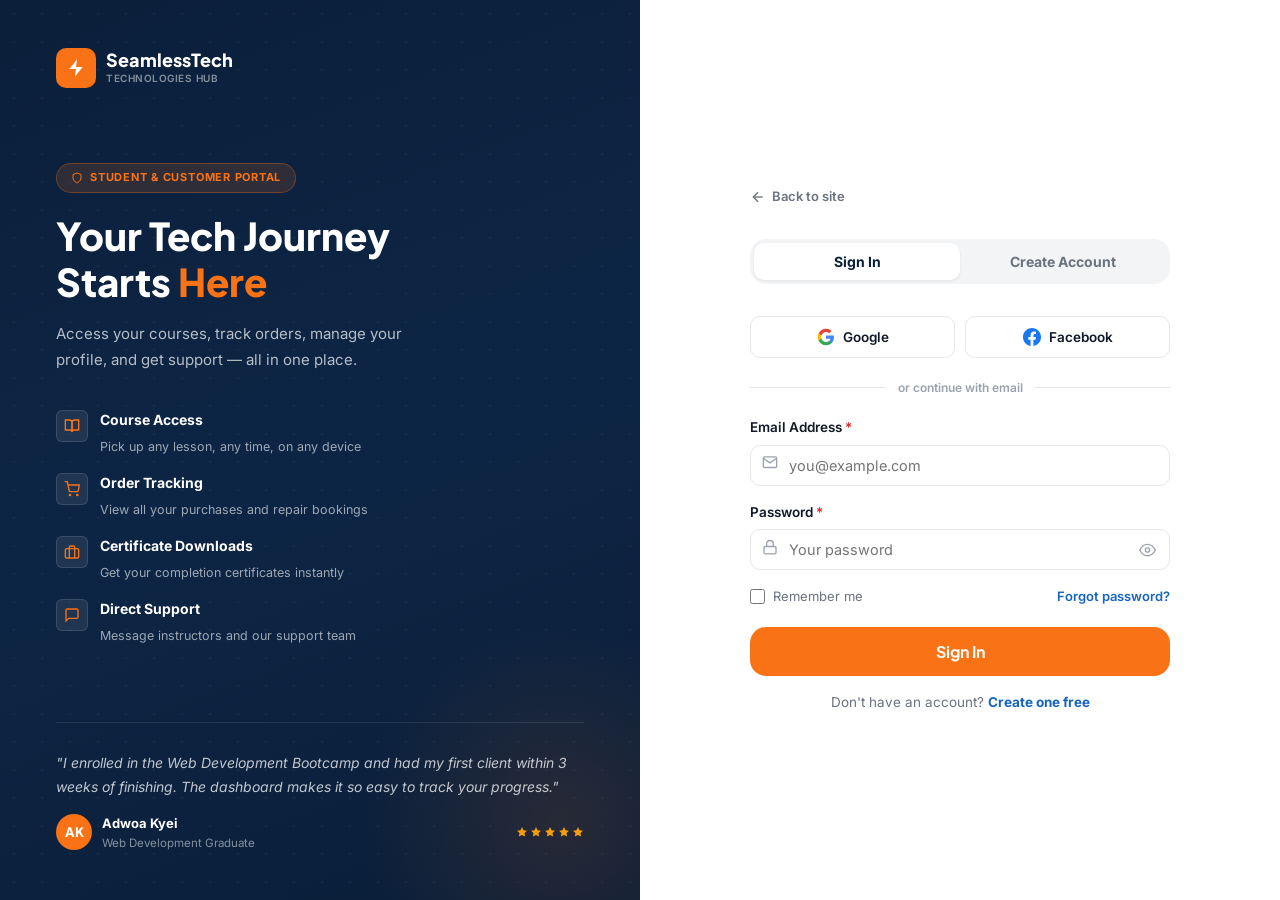
<file: login.html>
<!DOCTYPE html>
<html lang="en">
<head>
<meta charset="UTF-8">
<meta name="viewport" content="width=device-width,initial-scale=1">
  <link rel="icon" href="favicon.svg" type="image/svg+xml">
  <link rel="apple-touch-icon" href="favicon.svg">
<meta property="og:type" content="website">
<meta property="og:site_name" content="Seamless Technologies Hub">
<meta property="og:title" content="Login — Seamless Technologies Hub">
<meta property="og:description" content="Sign in to your Seamless Technologies Hub account to access your courses, orders, and dashboard.">
<meta property="og:image" content="https://images.unsplash.com/photo-1519389950473-47ba0277781c?w=1200&h=630&fit=crop&q=80">
<meta property="og:image:width" content="1200">
<meta property="og:image:height" content="630">
<meta property="og:url" content="https://www.seamlesstechhub.com/login">
<meta name="twitter:card" content="summary_large_image">
<meta name="twitter:image" content="https://images.unsplash.com/photo-1519389950473-47ba0277781c?w=1200&h=630&fit=crop&q=80">
<title>Login / Register — Seamless Technologies Hub</title>
<link rel="preconnect" href="https://fonts.googleapis.com">
<link rel="preconnect" href="https://fonts.gstatic.com" crossorigin>
<link href="https://fonts.googleapis.com/css2?family=Inter:wght@400;500;600&family=Plus+Jakarta+Sans:wght@600;700;800&display=swap" rel="stylesheet">
<style>
:root{
  --navy:#0B1F3A;--navy-mid:#1A3A6B;--blue:#1565C0;--blue-lt:#E8F0FE;
  --orange:#F97316;--orange-dk:#EA6508;--white:#FFFFFF;--off-white:#F5F7FA;
  --gray-100:#F3F4F6;--gray-200:#E5E7EB;--gray-400:#9CA3AF;--gray-600:#6B7280;--gray-900:#111827;
  --green:#16A34A;--green-lt:#DCFCE7;--red:#DC2626;--amber:#F59E0B;
  --font-head:'Plus Jakarta Sans',sans-serif;--font-body:'Inter',sans-serif;
  --shadow-sm:0 1px 3px rgba(0,0,0,0.08);--shadow-md:0 4px 12px rgba(0,0,0,0.10);
  --shadow-lg:0 8px 24px rgba(0,0,0,0.12);--shadow-xl:0 16px 48px rgba(0,0,0,0.18);
  --r-sm:6px;--r-md:10px;--r-lg:16px;--r-xl:24px;--r-full:9999px;
}
*{margin:0;padding:0;box-sizing:border-box}
body{font-family:var(--font-body);color:var(--gray-900);background:var(--off-white);line-height:1.6;min-height:100vh;display:flex;flex-direction:column}
a{text-decoration:none;color:inherit}

/* PAGE LAYOUT */
.page{flex:1;display:grid;grid-template-columns:1fr 1fr;min-height:100vh}

/* LEFT BRAND PANEL */
.brand-panel{background:linear-gradient(160deg,var(--navy) 0%,#0d2545 50%,#0a1e38 100%);padding:48px 56px;display:flex;flex-direction:column;position:relative;overflow:hidden}
.brand-panel::before{content:'';position:absolute;inset:0;background-image:radial-gradient(circle,rgba(255,255,255,.04) 1px,transparent 1px);background-size:28px 28px;pointer-events:none}
.brand-panel::after{content:'';position:absolute;bottom:-120px;right:-120px;width:400px;height:400px;border-radius:50%;background:radial-gradient(circle,rgba(249,115,22,.12),transparent 70%);pointer-events:none}
.bp-logo{display:inline-flex;align-items:center;gap:10px;margin-bottom:auto;position:relative;z-index:1}
.bp-logo-mark{width:40px;height:40px;background:var(--orange);border-radius:var(--r-md);display:flex;align-items:center;justify-content:center}
.bp-logo-mark svg{width:22px;height:22px}
.bp-logo-text{font-family:var(--font-head);font-weight:800;font-size:18px;color:#fff;line-height:1.1}
.bp-logo-sub{font-size:10px;font-weight:600;color:rgba(255,255,255,.5);letter-spacing:.05em;text-transform:uppercase}
.bp-content{position:relative;z-index:1;margin-bottom:auto;padding:40px 0}
.bp-eyebrow{display:inline-flex;align-items:center;gap:7px;background:rgba(249,115,22,.15);border:1px solid rgba(249,115,22,.3);border-radius:var(--r-full);padding:5px 14px;font-size:11px;font-weight:700;color:var(--orange);text-transform:uppercase;letter-spacing:.07em;margin-bottom:20px}
.bp-title{font-family:var(--font-head);font-size:clamp(28px,3vw,40px);font-weight:800;color:#fff;line-height:1.2;margin-bottom:16px}
.bp-title em{color:var(--orange);font-style:normal}
.bp-sub{font-size:15px;color:rgba(255,255,255,.7);line-height:1.75;margin-bottom:36px;max-width:380px}
.bp-perks{display:flex;flex-direction:column;gap:14px}
.bp-perk{display:flex;align-items:flex-start;gap:12px}
.bp-perk-icon{width:32px;height:32px;border-radius:var(--r-sm);background:rgba(255,255,255,.08);border:1px solid rgba(255,255,255,.12);display:flex;align-items:center;justify-content:center;flex-shrink:0;margin-top:1px}
.bp-perk-icon svg{width:16px;height:16px;color:var(--orange)}
.bp-perk-text strong{display:block;font-size:14px;font-weight:700;color:#fff;margin-bottom:1px}
.bp-perk-text span{font-size:12.5px;color:rgba(255,255,255,.6)}
.bp-testimonial{border-top:1px solid rgba(255,255,255,.1);padding-top:28px;position:relative;z-index:1}
.bp-quote{font-size:14px;color:rgba(255,255,255,.75);line-height:1.7;font-style:italic;margin-bottom:14px}
.bp-author{display:flex;align-items:center;gap:10px}
.bp-ava{width:36px;height:36px;border-radius:var(--r-full);background:var(--orange);display:flex;align-items:center;justify-content:center;font-family:var(--font-head);font-weight:800;font-size:13px;color:#fff;flex-shrink:0}
.bp-author-name{font-size:13px;font-weight:700;color:#fff}
.bp-author-meta{font-size:11.5px;color:rgba(255,255,255,.5)}
.bp-stars{display:flex;gap:2px;margin-left:auto}
.bp-stars svg{width:12px;height:12px;fill:var(--amber)}

/* RIGHT FORM PANEL */
.form-panel{background:#fff;display:flex;flex-direction:column;align-items:center;justify-content:center;padding:48px 56px;overflow-y:auto}
.form-panel-inner{width:100%;max-width:420px}
.fp-back{display:inline-flex;align-items:center;gap:6px;font-size:13px;font-weight:600;color:var(--gray-600);margin-bottom:32px;transition:.2s}
.fp-back:hover{color:var(--navy)}
.fp-back svg{width:16px;height:16px}

/* TABS */
.auth-tabs{display:flex;background:var(--gray-100);border-radius:var(--r-lg);padding:4px;margin-bottom:32px}
.auth-tab{flex:1;padding:10px;border:none;background:transparent;font-size:14px;font-weight:700;color:var(--gray-600);border-radius:var(--r-md);cursor:pointer;font-family:var(--font-body);transition:.2s}
.auth-tab.active{background:#fff;color:var(--navy);box-shadow:var(--shadow-sm)}

/* SOCIAL BUTTONS */
.social-auth{display:grid;grid-template-columns:1fr 1fr;gap:10px;margin-bottom:20px}
.social-auth-btn{display:flex;align-items:center;justify-content:center;gap:8px;border:1.5px solid var(--gray-200);background:#fff;border-radius:var(--r-md);padding:11px;font-size:13.5px;font-weight:600;color:var(--gray-900);cursor:pointer;font-family:var(--font-body);transition:.2s}
.social-auth-btn:hover{border-color:var(--gray-400);background:var(--gray-100)}
.social-auth-btn svg{width:18px;height:18px;flex-shrink:0}

/* DIVIDER */
.divider{display:flex;align-items:center;gap:12px;margin-bottom:20px}
.divider::before,.divider::after{content:'';flex:1;height:1px;background:var(--gray-200)}
.divider span{font-size:12px;color:var(--gray-400);font-weight:600;white-space:nowrap}

/* FORM FIELDS */
.form-group{margin-bottom:16px}
.form-group label{display:block;font-size:13.5px;font-weight:600;color:var(--gray-900);margin-bottom:6px}
.form-group label span{color:var(--red)}
.input-wrap{position:relative}
.form-input{width:100%;border:1.5px solid var(--gray-200);border-radius:var(--r-md);padding:11px 14px;font-size:14.5px;font-family:var(--font-body);color:var(--gray-900);background:#fff;transition:.2s;outline:none}
.form-input:focus{border-color:var(--blue);box-shadow:0 0 0 3px rgba(21,101,192,.1)}
.form-input.error{border-color:var(--red);box-shadow:0 0 0 3px rgba(220,38,38,.08)}
.form-input.success{border-color:var(--green)}
.input-icon{position:absolute;left:12px;top:50%;transform:translateY(-50%);color:var(--gray-400);pointer-events:none}
.input-icon svg{width:16px;height:16px}
.has-icon .form-input{padding-left:38px}
.toggle-pw{position:absolute;right:12px;top:50%;transform:translateY(-50%);background:none;border:none;cursor:pointer;color:var(--gray-400);transition:.2s;padding:2px}
.toggle-pw:hover{color:var(--gray-600)}
.toggle-pw svg{width:17px;height:17px;display:block}
.form-error{font-size:12px;color:var(--red);font-weight:500;margin-top:4px;display:none}
.form-error.show{display:block}
.form-hint{font-size:12px;color:var(--gray-400);margin-top:4px}

/* FIELD ROWS */
.form-row{display:grid;grid-template-columns:1fr 1fr;gap:12px}

/* PASSWORD STRENGTH */
.pw-strength{margin-top:8px}
.pw-bars{display:flex;gap:4px;margin-bottom:4px}
.pw-bar{flex:1;height:3px;background:var(--gray-200);border-radius:var(--r-full);transition:.3s}
.pw-bar.weak{background:var(--red)}
.pw-bar.fair{background:var(--amber)}
.pw-bar.good{background:var(--blue)}
.pw-bar.strong{background:var(--green)}
.pw-label{font-size:11px;font-weight:600;color:var(--gray-400)}
.pw-label.weak{color:var(--red)}
.pw-label.fair{color:var(--amber)}
.pw-label.good{color:var(--blue)}
.pw-label.strong{color:var(--green)}
.pw-rules{display:flex;flex-direction:column;gap:4px;margin-top:8px}
.pw-rule{display:flex;align-items:center;gap:6px;font-size:12px;color:var(--gray-400)}
.pw-rule.met{color:var(--green)}
.pw-rule svg{width:12px;height:12px}

/* CHECKBOX */
.check-row{display:flex;align-items:flex-start;gap:10px;margin-bottom:16px}
.check-row input[type=checkbox]{width:16px;height:16px;flex-shrink:0;margin-top:2px;accent-color:var(--navy);cursor:pointer}
.check-row label{font-size:13px;color:var(--gray-600);line-height:1.5;cursor:pointer}
.check-row label a{color:var(--blue);font-weight:600}
.check-row-inline{display:flex;align-items:center;justify-content:space-between;margin-bottom:20px}
.check-row-inline .check-left{display:flex;align-items:center;gap:8px}
.check-row-inline input[type=checkbox]{width:15px;height:15px;accent-color:var(--navy);cursor:pointer}
.check-row-inline label{font-size:13px;color:var(--gray-600);cursor:pointer}
.forgot-link{font-size:13px;color:var(--blue);font-weight:600;transition:.2s}
.forgot-link:hover{color:var(--navy)}

/* SUBMIT */
.btn-submit{width:100%;background:var(--orange);color:#fff;border:none;padding:14px;border-radius:var(--r-lg);font-size:16px;font-weight:700;font-family:var(--font-head);cursor:pointer;transition:.2s;display:flex;align-items:center;justify-content:center;gap:10px;margin-bottom:16px}
.btn-submit:hover:not(:disabled){background:var(--orange-dk);transform:translateY(-1px);box-shadow:0 4px 16px rgba(249,115,22,.4)}
.btn-submit:disabled{opacity:.7;cursor:not-allowed;transform:none}
.btn-submit .spinner{width:18px;height:18px;border:2.5px solid rgba(255,255,255,.3);border-top-color:#fff;border-radius:50%;animation:spin .7s linear infinite;display:none}
.btn-submit.loading .spinner{display:block}
.btn-submit.loading .btn-text{display:none}
@keyframes spin{to{transform:rotate(360deg)}}

.switch-text{text-align:center;font-size:13.5px;color:var(--gray-600)}
.switch-text a{color:var(--blue);font-weight:700}

/* SUCCESS STATES */
.auth-success{display:none;text-align:center;padding:16px 0}
.success-icon{width:72px;height:72px;background:var(--green-lt);border-radius:var(--r-full);display:flex;align-items:center;justify-content:center;margin:0 auto 20px;animation:popIn .4s ease}
@keyframes popIn{0%{transform:scale(.5);opacity:0}70%{transform:scale(1.1)}100%{transform:scale(1);opacity:1}}
.success-icon svg{width:36px;height:36px;color:var(--green)}
.auth-success h3{font-family:var(--font-head);font-size:22px;font-weight:800;color:var(--gray-900);margin-bottom:10px}
.auth-success p{font-size:14.5px;color:var(--gray-600);line-height:1.7;margin-bottom:24px}
.btn-to-dash{width:100%;background:var(--navy);color:#fff;border:none;padding:14px;border-radius:var(--r-lg);font-size:15px;font-weight:700;font-family:var(--font-head);cursor:pointer;transition:.2s}
.btn-to-dash:hover{background:var(--navy-mid)}

/* FORGOT PASSWORD PANEL */
.forgot-panel{display:none}
.fp-title{font-family:var(--font-head);font-size:22px;font-weight:800;color:var(--gray-900);margin-bottom:8px}
.fp-sub{font-size:14px;color:var(--gray-600);margin-bottom:28px;line-height:1.6}
.btn-back-login{background:none;border:none;color:var(--blue);font-size:13.5px;font-weight:600;cursor:pointer;font-family:var(--font-body);display:flex;align-items:center;gap:5px;padding:0;margin-top:12px;transition:.2s}
.btn-back-login:hover{color:var(--navy)}
.btn-back-login svg{width:15px;height:15px}

/* RESPONSIVE */
@media(max-width:900px){
  .page{grid-template-columns:1fr}
  .brand-panel{display:none}
  .form-panel{padding:40px 24px;justify-content:flex-start;padding-top:56px}
  .form-panel-inner{max-width:100%}
}
@media(max-width:480px){
  .form-row{grid-template-columns:1fr}
  .social-auth{grid-template-columns:1fr}
}
</style>
<link rel="stylesheet" href="animations.css">
</head>
<body>

<div class="page">

  <!-- LEFT BRAND PANEL -->
  <div class="brand-panel">
    <a href="index.html" class="bp-logo">
      <div class="bp-logo-mark">
        <svg viewBox="0 0 20 20" fill="none"><path d="M11 2L4 11h6l-1 7 7-9h-6l1-7z" fill="#fff"/></svg>
      </div>
      <div>
        <div class="bp-logo-text">SeamlessTech</div>
        <div class="bp-logo-sub">Technologies Hub</div>
      </div>
    </a>

    <div class="bp-content">
      <div class="bp-eyebrow">
        <svg viewBox="0 0 24 24" fill="none" stroke="currentColor" stroke-width="2" width="12" height="12"><path d="M12 22s8-4 8-10V5l-8-3-8 3v7c0 6 8 10 8 10z"/></svg>
        Student & Customer Portal
      </div>
      <h2 class="bp-title">Your Tech Journey<br>Starts <em>Here</em></h2>
      <p class="bp-sub">Access your courses, track orders, manage your profile, and get support — all in one place.</p>
      <div class="bp-perks">
        <div class="bp-perk">
          <div class="bp-perk-icon">
            <svg viewBox="0 0 24 24" fill="none" stroke="currentColor" stroke-width="2"><path d="M2 3h6a4 4 0 0 1 4 4v14a3 3 0 0 0-3-3H2z"/><path d="M22 3h-6a4 4 0 0 0-4 4v14a3 3 0 0 1 3-3h7z"/></svg>
          </div>
          <div class="bp-perk-text">
            <strong>Course Access</strong>
            <span>Pick up any lesson, any time, on any device</span>
          </div>
        </div>
        <div class="bp-perk">
          <div class="bp-perk-icon">
            <svg viewBox="0 0 24 24" fill="none" stroke="currentColor" stroke-width="2"><circle cx="9" cy="21" r="1"/><circle cx="20" cy="21" r="1"/><path d="M1 1h4l2.68 13.39a2 2 0 0 0 2 1.61h9.72a2 2 0 0 0 2-1.61L23 6H6"/></svg>
          </div>
          <div class="bp-perk-text">
            <strong>Order Tracking</strong>
            <span>View all your purchases and repair bookings</span>
          </div>
        </div>
        <div class="bp-perk">
          <div class="bp-perk-icon">
            <svg viewBox="0 0 24 24" fill="none" stroke="currentColor" stroke-width="2"><rect x="2" y="7" width="20" height="14" rx="2" ry="2"/><path d="M16 21V5a2 2 0 0 0-2-2h-4a2 2 0 0 0-2 2v16"/></svg>
          </div>
          <div class="bp-perk-text">
            <strong>Certificate Downloads</strong>
            <span>Get your completion certificates instantly</span>
          </div>
        </div>
        <div class="bp-perk">
          <div class="bp-perk-icon">
            <svg viewBox="0 0 24 24" fill="none" stroke="currentColor" stroke-width="2"><path d="M21 15a2 2 0 0 1-2 2H7l-4 4V5a2 2 0 0 1 2-2h14a2 2 0 0 1 2 2z"/></svg>
          </div>
          <div class="bp-perk-text">
            <strong>Direct Support</strong>
            <span>Message instructors and our support team</span>
          </div>
        </div>
      </div>
    </div>

    <div class="bp-testimonial">
      <p class="bp-quote">"I enrolled in the Web Development Bootcamp and had my first client within 3 weeks of finishing. The dashboard makes it so easy to track your progress."</p>
      <div class="bp-author">
        <div class="bp-ava">AK</div>
        <div>
          <div class="bp-author-name">Adwoa Kyei</div>
          <div class="bp-author-meta">Web Development Graduate</div>
        </div>
        <div class="bp-stars">
          <svg viewBox="0 0 24 24"><polygon points="12 2 15.09 8.26 22 9.27 17 14.14 18.18 21.02 12 17.77 5.82 21.02 7 14.14 2 9.27 8.91 8.26 12 2"/></svg>
          <svg viewBox="0 0 24 24"><polygon points="12 2 15.09 8.26 22 9.27 17 14.14 18.18 21.02 12 17.77 5.82 21.02 7 14.14 2 9.27 8.91 8.26 12 2"/></svg>
          <svg viewBox="0 0 24 24"><polygon points="12 2 15.09 8.26 22 9.27 17 14.14 18.18 21.02 12 17.77 5.82 21.02 7 14.14 2 9.27 8.91 8.26 12 2"/></svg>
          <svg viewBox="0 0 24 24"><polygon points="12 2 15.09 8.26 22 9.27 17 14.14 18.18 21.02 12 17.77 5.82 21.02 7 14.14 2 9.27 8.91 8.26 12 2"/></svg>
          <svg viewBox="0 0 24 24"><polygon points="12 2 15.09 8.26 22 9.27 17 14.14 18.18 21.02 12 17.77 5.82 21.02 7 14.14 2 9.27 8.91 8.26 12 2"/></svg>
        </div>
      </div>
    </div>
  </div>

  <!-- RIGHT FORM PANEL -->
  <div class="form-panel">
    <div class="form-panel-inner">
      <a href="index.html" class="fp-back">
        <svg viewBox="0 0 24 24" fill="none" stroke="currentColor" stroke-width="2"><line x1="19" y1="12" x2="5" y2="12"/><polyline points="12 19 5 12 12 5"/></svg>
        Back to site
      </a>

      <!-- MAIN AUTH (tabs + forms) -->
      <div id="authMain">
        <div class="auth-tabs">
          <button class="auth-tab active" id="tabLogin" onclick="switchTab('login')">Sign In</button>
          <button class="auth-tab" id="tabRegister" onclick="switchTab('register')">Create Account</button>
        </div>

        <!-- SOCIAL AUTH -->
        <div class="social-auth">
          <button class="social-auth-btn" onclick="socialAuth('Google')">
            <svg viewBox="0 0 24 24"><path d="M22.56 12.25c0-.78-.07-1.53-.2-2.25H12v4.26h5.92c-.26 1.37-1.04 2.53-2.21 3.31v2.77h3.57c2.08-1.92 3.28-4.74 3.28-8.09z" fill="#4285F4"/><path d="M12 23c2.97 0 5.46-.98 7.28-2.66l-3.57-2.77c-.98.66-2.23 1.06-3.71 1.06-2.86 0-5.29-1.93-6.16-4.53H2.18v2.84C3.99 20.53 7.7 23 12 23z" fill="#34A853"/><path d="M5.84 14.09c-.22-.66-.35-1.36-.35-2.09s.13-1.43.35-2.09V7.07H2.18C1.43 8.55 1 10.22 1 12s.43 3.45 1.18 4.93l3.66-2.84z" fill="#FBBC05"/><path d="M12 5.38c1.62 0 3.06.56 4.21 1.64l3.15-3.15C17.45 2.09 14.97 1 12 1 7.7 1 3.99 3.47 2.18 7.07l3.66 2.84c.87-2.6 3.3-4.53 6.16-4.53z" fill="#EA4335"/></svg>
            Google
          </button>
          <button class="social-auth-btn" onclick="socialAuth('Facebook')">
            <svg viewBox="0 0 24 24" fill="#1877F2"><path d="M24 12.07C24 5.41 18.63 0 12 0S0 5.41 0 12.07C0 18.1 4.39 23.1 10.13 24v-8.44H7.08v-3.49h3.04V9.41c0-3.02 1.8-4.7 4.54-4.7 1.31 0 2.68.24 2.68.24v2.97h-1.5c-1.5 0-1.96.93-1.96 1.89v2.26h3.32l-.53 3.49h-2.8V24C19.62 23.1 24 18.1 24 12.07z"/></svg>
            Facebook
          </button>
        </div>

        <div class="divider"><span>or continue with email</span></div>

        <!-- LOGIN FORM -->
        <form id="loginForm" onsubmit="submitLogin(event)" novalidate style="display:block">
          <div class="form-group">
            <label for="loginEmail">Email Address <span>*</span></label>
            <div class="input-wrap has-icon">
              <span class="input-icon"><svg viewBox="0 0 24 24" fill="none" stroke="currentColor" stroke-width="2"><path d="M4 4h16c1.1 0 2 .9 2 2v12c0 1.1-.9 2-2 2H4c-1.1 0-2-.9-2-2V6c0-1.1.9-2 2-2z"/><polyline points="22,6 12,13 2,6"/></svg></span>
              <input type="email" id="loginEmail" class="form-input" placeholder="you@example.com" autocomplete="email">
            </div>
            <span class="form-error" id="err-loginEmail">Please enter a valid email address</span>
          </div>
          <div class="form-group">
            <label for="loginPw">Password <span>*</span></label>
            <div class="input-wrap has-icon">
              <span class="input-icon"><svg viewBox="0 0 24 24" fill="none" stroke="currentColor" stroke-width="2"><rect x="3" y="11" width="18" height="11" rx="2" ry="2"/><path d="M7 11V7a5 5 0 0 1 10 0v4"/></svg></span>
              <input type="password" id="loginPw" class="form-input" placeholder="Your password" autocomplete="current-password">
              <button type="button" class="toggle-pw" onclick="togglePw('loginPw',this)" aria-label="Show password">
                <svg id="loginPw-eye" viewBox="0 0 24 24" fill="none" stroke="currentColor" stroke-width="2"><path d="M1 12s4-8 11-8 11 8 11 8-4 8-11 8-11-8-11-8z"/><circle cx="12" cy="12" r="3"/></svg>
              </button>
            </div>
            <span class="form-error" id="err-loginPw">Please enter your password</span>
          </div>
          <div class="check-row-inline">
            <div class="check-left">
              <input type="checkbox" id="rememberMe">
              <label for="rememberMe">Remember me</label>
            </div>
            <a href="#" class="forgot-link" onclick="showForgot(event)">Forgot password?</a>
          </div>
          <button type="submit" class="btn-submit" id="loginBtn">
            <span class="btn-text">Sign In</span>
            <div class="spinner"></div>
          </button>
          <p class="switch-text">Don't have an account? <a href="#" onclick="switchTab('register');return false">Create one free</a></p>
        </form>

        <!-- REGISTER FORM -->
        <form id="registerForm" onsubmit="submitRegister(event)" novalidate style="display:none">
          <div class="form-row">
            <div class="form-group">
              <label for="regFirst">First Name <span>*</span></label>
              <input type="text" id="regFirst" class="form-input" placeholder="Kwame" autocomplete="given-name">
              <span class="form-error" id="err-regFirst">Required</span>
            </div>
            <div class="form-group">
              <label for="regLast">Last Name <span>*</span></label>
              <input type="text" id="regLast" class="form-input" placeholder="Asante" autocomplete="family-name">
              <span class="form-error" id="err-regLast">Required</span>
            </div>
          </div>
          <div class="form-group">
            <label for="regEmail">Email Address <span>*</span></label>
            <div class="input-wrap has-icon">
              <span class="input-icon"><svg viewBox="0 0 24 24" fill="none" stroke="currentColor" stroke-width="2"><path d="M4 4h16c1.1 0 2 .9 2 2v12c0 1.1-.9 2-2 2H4c-1.1 0-2-.9-2-2V6c0-1.1.9-2 2-2z"/><polyline points="22,6 12,13 2,6"/></svg></span>
              <input type="email" id="regEmail" class="form-input" placeholder="you@example.com" autocomplete="email">
            </div>
            <span class="form-error" id="err-regEmail">Enter a valid email</span>
          </div>
          <div class="form-group">
            <label for="regPhone">Phone / WhatsApp</label>
            <div class="input-wrap has-icon">
              <span class="input-icon"><svg viewBox="0 0 24 24" fill="none" stroke="currentColor" stroke-width="2"><path d="M22 16.92v3a2 2 0 0 1-2.18 2 19.79 19.79 0 0 1-8.63-3.07A19.5 19.5 0 0 1 3.07 9.81 19.79 19.79 0 0 1 .99 1.18A2 2 0 0 1 2.97 0h3a2 2 0 0 1 2 1.72c.127.96.361 1.903.7 2.81a2 2 0 0 1-.45 2.11L7.09 7.91a16 16 0 0 0 5.61 5.61l1.27-1.27a2 2 0 0 1 2.11-.45c.907.339 1.85.573 2.81.7A2 2 0 0 1 21 16z"/></svg></span>
              <input type="tel" id="regPhone" class="form-input" placeholder="+233 24 409 4311" autocomplete="tel">
            </div>
          </div>
          <div class="form-group">
            <label for="regPw">Password <span>*</span></label>
            <div class="input-wrap has-icon">
              <span class="input-icon"><svg viewBox="0 0 24 24" fill="none" stroke="currentColor" stroke-width="2"><rect x="3" y="11" width="18" height="11" rx="2" ry="2"/><path d="M7 11V7a5 5 0 0 1 10 0v4"/></svg></span>
              <input type="password" id="regPw" class="form-input" placeholder="Create a strong password" autocomplete="new-password" oninput="checkStrength(this.value)">
              <button type="button" class="toggle-pw" onclick="togglePw('regPw',this)" aria-label="Show password">
                <svg id="regPw-eye" viewBox="0 0 24 24" fill="none" stroke="currentColor" stroke-width="2"><path d="M1 12s4-8 11-8 11 8 11 8-4 8-11 8-11-8-11-8z"/><circle cx="12" cy="12" r="3"/></svg>
              </button>
            </div>
            <div class="pw-strength" id="pwStrengthWrap" style="display:none">
              <div class="pw-bars">
                <div class="pw-bar" id="pwBar1"></div>
                <div class="pw-bar" id="pwBar2"></div>
                <div class="pw-bar" id="pwBar3"></div>
                <div class="pw-bar" id="pwBar4"></div>
              </div>
              <span class="pw-label" id="pwLabel">Weak</span>
            </div>
            <span class="form-error" id="err-regPw">Password must be at least 8 characters</span>
          </div>
          <div class="form-group">
            <label for="regPwConfirm">Confirm Password <span>*</span></label>
            <div class="input-wrap has-icon">
              <span class="input-icon"><svg viewBox="0 0 24 24" fill="none" stroke="currentColor" stroke-width="2"><rect x="3" y="11" width="18" height="11" rx="2" ry="2"/><path d="M7 11V7a5 5 0 0 1 10 0v4"/></svg></span>
              <input type="password" id="regPwConfirm" class="form-input" placeholder="Repeat password" autocomplete="new-password">
              <button type="button" class="toggle-pw" onclick="togglePw('regPwConfirm',this)" aria-label="Show password">
                <svg id="regPwConfirm-eye" viewBox="0 0 24 24" fill="none" stroke="currentColor" stroke-width="2"><path d="M1 12s4-8 11-8 11 8 11 8-4 8-11 8-11-8-11-8z"/><circle cx="12" cy="12" r="3"/></svg>
              </button>
            </div>
            <span class="form-error" id="err-regPwConfirm">Passwords do not match</span>
          </div>
          <div class="check-row">
            <input type="checkbox" id="regTerms">
            <label for="regTerms">I agree to the <a href="#">Terms of Service</a> and <a href="#">Privacy Policy</a>. I consent to receiving account and course updates by email.</label>
          </div>
          <span class="form-error" id="err-regTerms" style="margin-bottom:12px;margin-top:-8px;display:none">You must accept the terms to create an account</span>
          <button type="submit" class="btn-submit" id="registerBtn">
            <span class="btn-text">Create Account</span>
            <div class="spinner"></div>
          </button>
          <p class="switch-text">Already have an account? <a href="#" onclick="switchTab('login');return false">Sign in</a></p>
        </form>
      </div>

      <!-- FORGOT PASSWORD PANEL -->
      <div class="forgot-panel" id="forgotPanel">
        <p class="fp-title">Reset Password</p>
        <p class="fp-sub">Enter your email and we'll send you a link to reset your password. Check your spam folder if it doesn't arrive within a few minutes.</p>
        <div class="form-group">
          <label for="forgotEmail">Email Address <span>*</span></label>
          <div class="input-wrap has-icon">
            <span class="input-icon"><svg viewBox="0 0 24 24" fill="none" stroke="currentColor" stroke-width="2"><path d="M4 4h16c1.1 0 2 .9 2 2v12c0 1.1-.9 2-2 2H4c-1.1 0-2-.9-2-2V6c0-1.1.9-2 2-2z"/><polyline points="22,6 12,13 2,6"/></svg></span>
            <input type="email" id="forgotEmail" class="form-input" placeholder="you@example.com">
          </div>
          <span class="form-error" id="err-forgotEmail">Enter a valid email address</span>
        </div>
        <button class="btn-submit" onclick="submitForgot(event)">
          <span class="btn-text">Send Reset Link</span>
          <div class="spinner"></div>
        </button>
        <div id="forgotSuccess" style="display:none;text-align:center;padding:12px;background:var(--green-lt);border-radius:var(--r-md);font-size:13.5px;color:var(--green);font-weight:600">
          ✓ Reset link sent — check your inbox
        </div>
        <button class="btn-back-login" onclick="showLogin()">
          <svg viewBox="0 0 24 24" fill="none" stroke="currentColor" stroke-width="2"><line x1="19" y1="12" x2="5" y2="12"/><polyline points="12 19 5 12 12 5"/></svg>
          Back to Sign In
        </button>
      </div>

      <!-- LOGIN SUCCESS -->
      <div class="auth-success" id="loginSuccess">
        <div class="success-icon">
          <svg viewBox="0 0 24 24" fill="none" stroke="currentColor" stroke-width="2.5"><polyline points="20 6 9 17 4 12"/></svg>
        </div>
        <h3>Welcome back!</h3>
        <p>You're signed in. Redirecting you to your dashboard…</p>
        <button class="btn-to-dash" onclick="window.location.href='dashboard.html'">Go to Dashboard</button>
      </div>

      <!-- REGISTER SUCCESS -->
      <div class="auth-success" id="registerSuccess">
        <div class="success-icon">
          <svg viewBox="0 0 24 24" fill="none" stroke="currentColor" stroke-width="2.5"><polyline points="20 6 9 17 4 12"/></svg>
        </div>
        <h3>Account Created!</h3>
        <p>Welcome to Seamless Technologies Hub. We've sent a confirmation email — click the link inside to verify your account.</p>
        <button class="btn-to-dash" onclick="window.location.href='dashboard.html'">Go to Dashboard</button>
      </div>

    </div>
  </div>
</div>

<script>
// ── TAB SWITCHING ─────────────────────────────────────────────────────────────
let activeTab = 'login';

function switchTab(tab){
  activeTab = tab;
  document.getElementById('tabLogin').classList.toggle('active', tab === 'login');
  document.getElementById('tabRegister').classList.toggle('active', tab === 'register');
  document.getElementById('loginForm').style.display    = tab === 'login'    ? 'block' : 'none';
  document.getElementById('registerForm').style.display = tab === 'register' ? 'block' : 'none';
  clearErrors();
}

// Check URL param on load
document.addEventListener('DOMContentLoaded', () => {
  const params = new URLSearchParams(window.location.search);
  if(params.get('tab') === 'register') switchTab('register');
});

// ── PASSWORD SHOW/HIDE ────────────────────────────────────────────────────────
function togglePw(id, btn){
  const input = document.getElementById(id);
  const isText = input.type === 'text';
  input.type = isText ? 'password' : 'text';
  btn.querySelector('svg').innerHTML = isText
    ? '<path d="M1 12s4-8 11-8 11 8 11 8-4 8-11 8-11-8-11-8z"/><circle cx="12" cy="12" r="3"/>'
    : '<path d="M17.94 17.94A10.07 10.07 0 0 1 12 20c-7 0-11-8-11-8a18.45 18.45 0 0 1 5.06-5.94"/><path d="M9.9 4.24A9.12 9.12 0 0 1 12 4c7 0 11 8 11 8a18.5 18.5 0 0 1-2.16 3.19"/><line x1="1" y1="1" x2="23" y2="23"/>';
}

// ── PASSWORD STRENGTH ─────────────────────────────────────────────────────────
function checkStrength(val){
  const wrap = document.getElementById('pwStrengthWrap');
  if(!val){ wrap.style.display = 'none'; return; }
  wrap.style.display = 'block';

  let score = 0;
  if(val.length >= 8)  score++;
  if(val.length >= 12) score++;
  if(/[A-Z]/.test(val) && /[a-z]/.test(val)) score++;
  if(/[0-9]/.test(val)) score++;
  if(/[^A-Za-z0-9]/.test(val)) score++;

  const level = score <= 1 ? 'weak' : score <= 2 ? 'fair' : score <= 3 ? 'good' : 'strong';
  const labels = {weak:'Weak',fair:'Fair',good:'Good',strong:'Strong'};
  const fills  = {weak:1,fair:2,good:3,strong:4};

  [1,2,3,4].forEach(i => {
    const bar = document.getElementById(`pwBar${i}`);
    bar.className = 'pw-bar';
    if(i <= fills[level]) bar.classList.add(level);
  });
  const lbl = document.getElementById('pwLabel');
  lbl.className = `pw-label ${level}`;
  lbl.textContent = labels[level];
}

// ── VALIDATION HELPERS ────────────────────────────────────────────────────────
function setErr(id, errId, show){
  const el  = document.getElementById(id);
  const err = document.getElementById(errId);
  el.classList.toggle('error', show);
  err.classList.toggle('show', show);
  return !show;
}

function clearErrors(){
  document.querySelectorAll('.form-input').forEach(el => el.classList.remove('error'));
  document.querySelectorAll('.form-error').forEach(el => el.classList.remove('show'));
}

// ── SUBMIT LOGIN ──────────────────────────────────────────────────────────────
function submitLogin(e){
  e.preventDefault();
  const email = document.getElementById('loginEmail').value.trim();
  const pw    = document.getElementById('loginPw').value;
  const v1 = setErr('loginEmail','err-loginEmail', !/^[^\s@]+@[^\s@]+\.[^\s@]+$/.test(email));
  const v2 = setErr('loginPw',   'err-loginPw',    pw.length < 1);
  if(!v1 || !v2) return;

  const btn = document.getElementById('loginBtn');
  btn.classList.add('loading'); btn.disabled = true;

  setTimeout(() => {
    document.getElementById('authMain').style.display = 'none';
    document.getElementById('loginSuccess').style.display = 'block';
  }, 1400);
}

// ── SUBMIT REGISTER ───────────────────────────────────────────────────────────
function submitRegister(e){
  e.preventDefault();
  const first   = document.getElementById('regFirst').value.trim();
  const last    = document.getElementById('regLast').value.trim();
  const email   = document.getElementById('regEmail').value.trim();
  const pw      = document.getElementById('regPw').value;
  const confirm = document.getElementById('regPwConfirm').value;
  const terms   = document.getElementById('regTerms').checked;

  const v1 = setErr('regFirst','err-regFirst',first.length < 2);
  const v2 = setErr('regLast', 'err-regLast', last.length  < 2);
  const v3 = setErr('regEmail','err-regEmail',!/^[^\s@]+@[^\s@]+\.[^\s@]+$/.test(email));
  const v4 = setErr('regPw',   'err-regPw',   pw.length < 8);
  const v5 = setErr('regPwConfirm','err-regPwConfirm', pw !== confirm);
  const termsErr = document.getElementById('err-regTerms');
  termsErr.style.display = terms ? 'none' : 'block';

  if(!v1||!v2||!v3||!v4||!v5||!terms) return;

  const btn = document.getElementById('registerBtn');
  btn.classList.add('loading'); btn.disabled = true;

  setTimeout(() => {
    document.getElementById('authMain').style.display = 'none';
    document.getElementById('registerSuccess').style.display = 'block';
  }, 1600);
}

// ── FORGOT PASSWORD ───────────────────────────────────────────────────────────
function showForgot(e){
  e.preventDefault();
  document.getElementById('authMain').style.display   = 'none';
  document.getElementById('forgotPanel').style.display = 'block';
}
function showLogin(){
  document.getElementById('forgotPanel').style.display = 'none';
  document.getElementById('authMain').style.display    = 'block';
  switchTab('login');
}
function submitForgot(e){
  e.preventDefault();
  const email = document.getElementById('forgotEmail').value.trim();
  if(!/^[^\s@]+@[^\s@]+\.[^\s@]+$/.test(email)){
    document.getElementById('forgotEmail').classList.add('error');
    document.getElementById('err-forgotEmail').classList.add('show');
    return;
  }
  e.target.classList.add('loading'); e.target.disabled = true;
  setTimeout(() => {
    e.target.style.display = 'none';
    document.getElementById('forgotSuccess').style.display = 'block';
  }, 1200);
}

// ── SOCIAL AUTH ───────────────────────────────────────────────────────────────
function socialAuth(provider){
  alert(`${provider} sign-in will be connected once the backend is configured.`);
}
</script>
<script src="animations.js" defer></script>
</body>
</html>
</file>
<file: animations.css>
/* ── Seamless Technologies Hub — Entrance Animations ── */

/* Hero load animations */
@keyframes fadeUp {
  from { opacity: 0; transform: translateY(22px); }
  to   { opacity: 1; transform: translateY(0); }
}
@keyframes fadeIn {
  from { opacity: 0; }
  to   { opacity: 1; }
}

.ha-1 { animation: fadeUp .6s cubic-bezier(.16,1,.3,1) .08s both; }
.ha-2 { animation: fadeUp .6s cubic-bezier(.16,1,.3,1) .22s both; }
.ha-3 { animation: fadeUp .6s cubic-bezier(.16,1,.3,1) .36s both; }
.ha-4 { animation: fadeUp .6s cubic-bezier(.16,1,.3,1) .5s  both; }
.ha-5 { animation: fadeIn .8s ease              .65s both; }

/* Scroll reveal — hidden state */
.reveal {
  opacity: 0;
  transform: translateY(22px);
  transition: opacity .6s cubic-bezier(.16,1,.3,1),
              transform .6s cubic-bezier(.16,1,.3,1);
}
/* Visible state — classes cleaned up after transition so hover works */
.reveal.in {
  opacity: 1;
  transform: translateY(0);
}

/* Reduced motion */
@media (prefers-reduced-motion: reduce) {
  .ha-1, .ha-2, .ha-3, .ha-4, .ha-5 {
    animation: none;
    opacity: 1;
    transform: none;
  }
  .reveal, .reveal.in {
    opacity: 1;
    transform: none;
    transition: none;
  }
}
</file>
